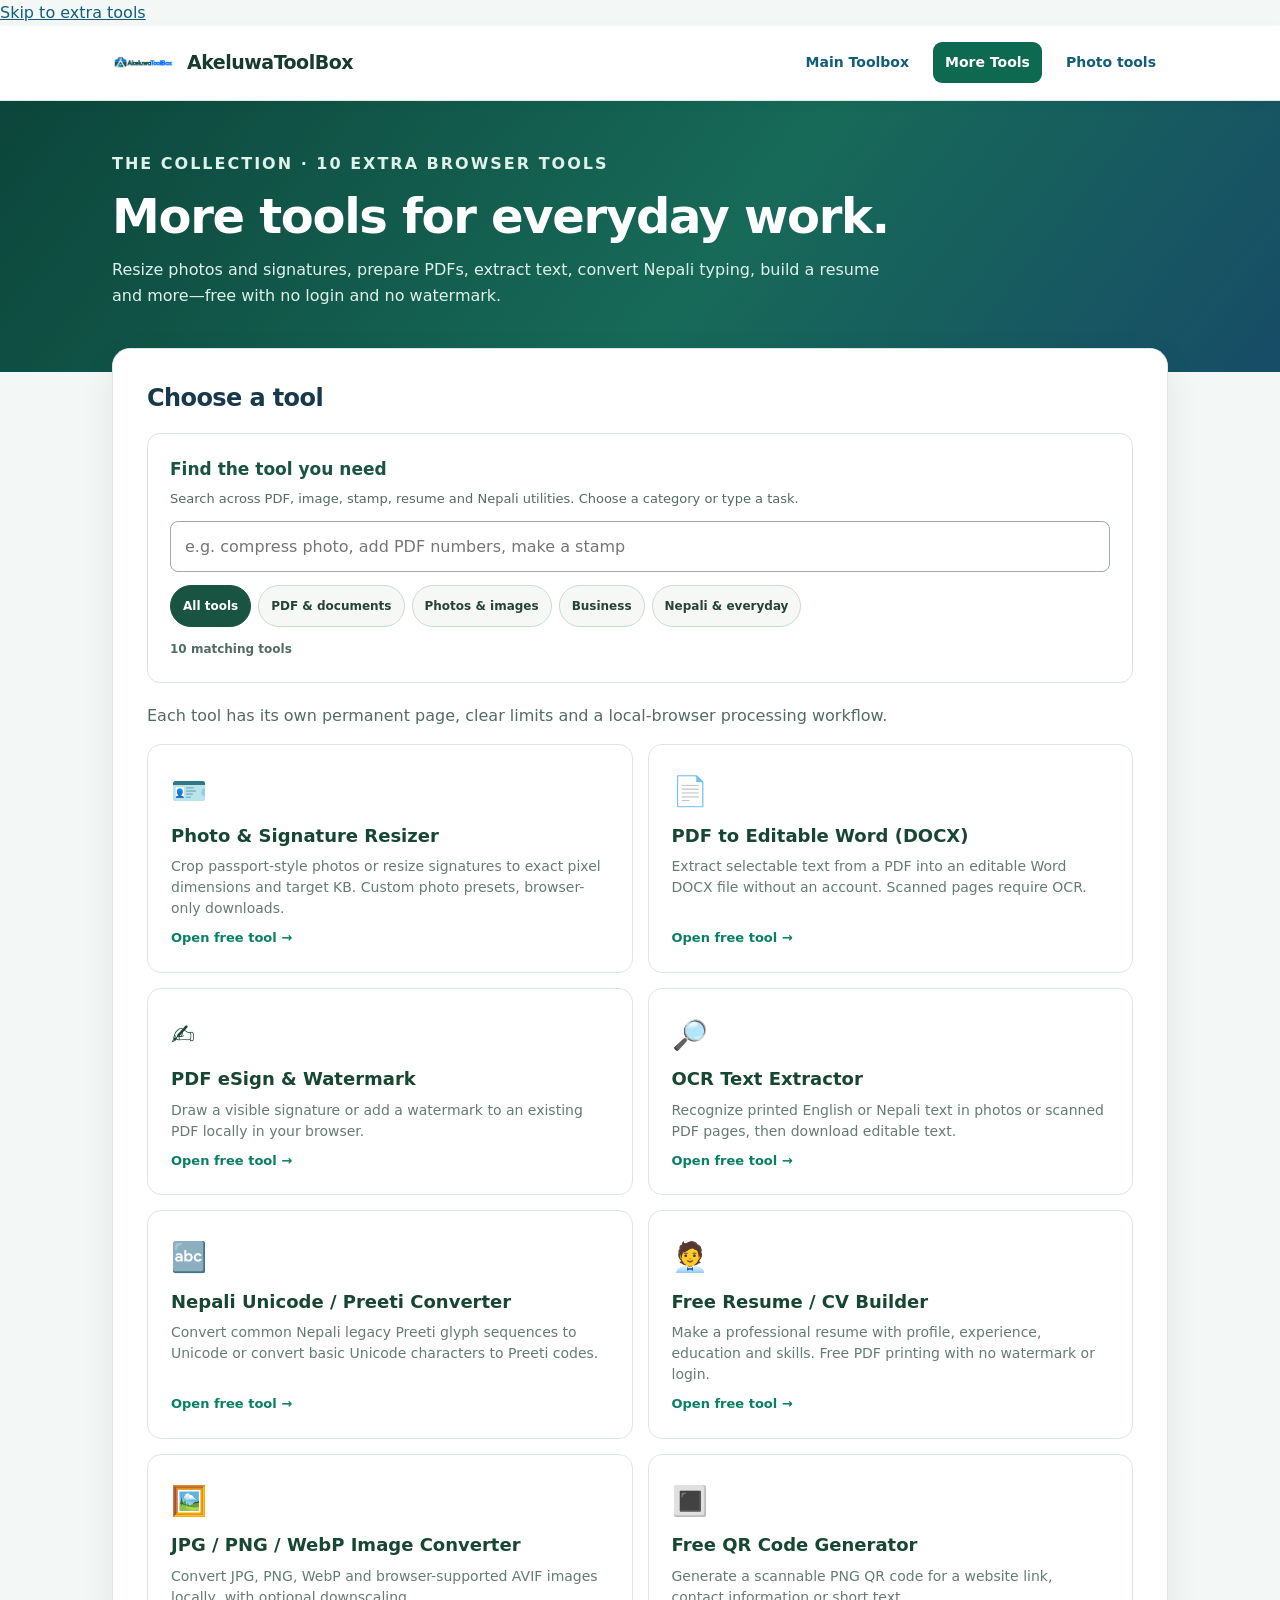
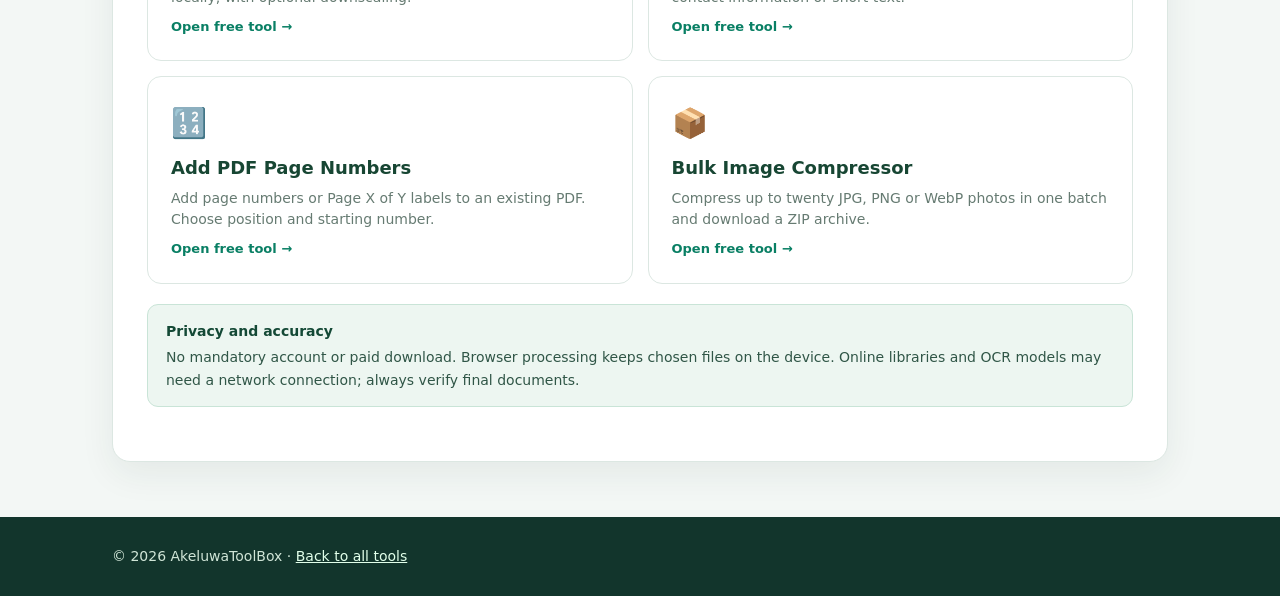
<file: website/extra-tools/index.html>
<!doctype html><html lang="en"><head><meta charset="utf-8"><meta name="viewport" content="width=device-width, initial-scale=1"><title>10 More Free PDF, Image and Nepali Tools | AkeluwaToolBox</title><meta name="description" content="Free photo and signature resizer, PDF to Word, PDF signing, OCR, Preeti converter, resume maker, image converter, QR generator, page numbers and bulk compression."><meta name="robots" content="index,follow"><link rel="canonical" href="__TOOLBOX_PUBLIC_ROOT__/extra-tools/"><meta property="og:title" content="10 More Free Tools | AkeluwaToolBox"><meta property="og:url" content="__TOOLBOX_PUBLIC_ROOT__/extra-tools/"><link rel="icon" href="../assets/images/favicon.png" type="image/png"><link rel="stylesheet" href="style.css"><script type="application/ld+json">{"@context":"https://schema.org","@type":"CollectionPage","name":"More free browser tools — AkeluwaToolBox","url":"__TOOLBOX_PUBLIC_ROOT__/extra-tools/","hasPart":[{"@type":"SoftwareApplication","name":"Photo & Signature Resizer","url":"__TOOLBOX_PUBLIC_ROOT__/extra-tools/photo-signature-resizer/"},{"@type":"SoftwareApplication","name":"PDF to Editable Word (DOCX)","url":"__TOOLBOX_PUBLIC_ROOT__/extra-tools/pdf-to-word/"},{"@type":"SoftwareApplication","name":"PDF eSign & Watermark","url":"__TOOLBOX_PUBLIC_ROOT__/extra-tools/pdf-esign-watermark/"},{"@type":"SoftwareApplication","name":"OCR Text Extractor","url":"__TOOLBOX_PUBLIC_ROOT__/extra-tools/ocr-text-extractor/"},{"@type":"SoftwareApplication","name":"Nepali Unicode / Preeti Converter","url":"__TOOLBOX_PUBLIC_ROOT__/extra-tools/unicode-preeti/"},{"@type":"SoftwareApplication","name":"Free Resume / CV Builder","url":"__TOOLBOX_PUBLIC_ROOT__/extra-tools/resume-builder/"},{"@type":"SoftwareApplication","name":"JPG / PNG / WebP Image Converter","url":"__TOOLBOX_PUBLIC_ROOT__/extra-tools/image-format-converter/"},{"@type":"SoftwareApplication","name":"Free QR Code Generator","url":"__TOOLBOX_PUBLIC_ROOT__/extra-tools/qr-code-generator/"},{"@type":"SoftwareApplication","name":"Add PDF Page Numbers","url":"__TOOLBOX_PUBLIC_ROOT__/extra-tools/pdf-page-numbers/"},{"@type":"SoftwareApplication","name":"Bulk Image Compressor","url":"__TOOLBOX_PUBLIC_ROOT__/extra-tools/bulk-image-compressor/"}]}</script></head><body><a href="#toolMain">Skip to extra tools</a><header class="extra-header"><nav class="extra-container" aria-label="Site navigation"><a class="extra-brand" href="../"><img src="../assets/images/logo.png" alt="">AkeluwaToolBox</a><div class="extra-links"><a href="../">Main Toolbox</a><a href="./" aria-current="page">More Tools</a><a href="../compress-photo/">Photo tools</a></div></nav></header><section class="extra-hero"><div class="extra-container"><p class="extra-eyebrow">The collection · 10 extra browser tools</p><h1>More tools for everyday work.</h1><p>Resize photos and signatures, prepare PDFs, extract text, convert Nepali typing, build a resume and more—free with no login and no watermark.</p></div></section><main id="toolMain" class="extra-container extra-main"><div class="extra-panel"><h2>Choose a tool</h2><div class="tool-finder" role="search" aria-labelledby="toolFinderTitle">
  <label id="toolFinderTitle" for="toolSearch">Find the tool you need</label>
  <p class="tool-finder-hint" id="toolFinderHint">Search across PDF, image, stamp, resume and Nepali utilities. Choose a category or type a task.</p>
  <div class="tool-finder-input-row">
    <input id="toolSearch" type="search" autocomplete="off" aria-describedby="toolFinderHint toolSearchCount" placeholder="e.g. compress photo, add PDF numbers, make a stamp" />
    <button id="toolSearchClear" type="button" hidden>Clear filters</button>
  </div>
  <div class="tool-finder-filters" role="group" aria-label="Filter tools by category">
    <button type="button" data-tool-filter="all" aria-pressed="true">All tools</button>
    <button type="button" data-tool-filter="documents" aria-pressed="false">PDF &amp; documents</button>
    <button type="button" data-tool-filter="images" aria-pressed="false">Photos &amp; images</button>
    <button type="button" data-tool-filter="business" aria-pressed="false">Business</button>
    <button type="button" data-tool-filter="everyday" aria-pressed="false">Nepali &amp; everyday</button>
  </div>
  <p id="toolSearchCount" class="tool-finder-count" role="status" aria-live="polite">Browse tools below</p>
  <p id="toolSearchEmpty" class="tool-finder-empty" hidden>No tool matched. Try a broader word, choose All tools, or clear your search.</p>
</div><p>Each tool has its own permanent page, clear limits and a local-browser processing workflow.</p><div class="extra-hub-grid"><a class="extra-hub-link" href="photo-signature-resizer/"><span class="extra-hub-icon" aria-hidden="true">🪪</span><strong>Photo &amp; Signature Resizer</strong><small>Crop passport-style photos or resize signatures to exact pixel dimensions and target KB. Custom photo presets, browser-only downloads.</small><em>Open free tool →</em></a><a class="extra-hub-link" href="pdf-to-word/"><span class="extra-hub-icon" aria-hidden="true">📄</span><strong>PDF to Editable Word (DOCX)</strong><small>Extract selectable text from a PDF into an editable Word DOCX file without an account. Scanned pages require OCR.</small><em>Open free tool →</em></a><a class="extra-hub-link" href="pdf-esign-watermark/"><span class="extra-hub-icon" aria-hidden="true">✍️</span><strong>PDF eSign &amp; Watermark</strong><small>Draw a visible signature or add a watermark to an existing PDF locally in your browser.</small><em>Open free tool →</em></a><a class="extra-hub-link" href="ocr-text-extractor/"><span class="extra-hub-icon" aria-hidden="true">🔎</span><strong>OCR Text Extractor</strong><small>Recognize printed English or Nepali text in photos or scanned PDF pages, then download editable text.</small><em>Open free tool →</em></a><a class="extra-hub-link" href="unicode-preeti/"><span class="extra-hub-icon" aria-hidden="true">🔤</span><strong>Nepali Unicode / Preeti Converter</strong><small>Convert common Nepali legacy Preeti glyph sequences to Unicode or convert basic Unicode characters to Preeti codes.</small><em>Open free tool →</em></a><a class="extra-hub-link" href="resume-builder/"><span class="extra-hub-icon" aria-hidden="true">🧑‍💼</span><strong>Free Resume / CV Builder</strong><small>Make a professional resume with profile, experience, education and skills. Free PDF printing with no watermark or login.</small><em>Open free tool →</em></a><a class="extra-hub-link" href="image-format-converter/"><span class="extra-hub-icon" aria-hidden="true">🖼️</span><strong>JPG / PNG / WebP Image Converter</strong><small>Convert JPG, PNG, WebP and browser-supported AVIF images locally, with optional downscaling.</small><em>Open free tool →</em></a><a class="extra-hub-link" href="qr-code-generator/"><span class="extra-hub-icon" aria-hidden="true">🔳</span><strong>Free QR Code Generator</strong><small>Generate a scannable PNG QR code for a website link, contact information or short text.</small><em>Open free tool →</em></a><a class="extra-hub-link" href="pdf-page-numbers/"><span class="extra-hub-icon" aria-hidden="true">🔢</span><strong>Add PDF Page Numbers</strong><small>Add page numbers or Page X of Y labels to an existing PDF. Choose position and starting number.</small><em>Open free tool →</em></a><a class="extra-hub-link" href="bulk-image-compressor/"><span class="extra-hub-icon" aria-hidden="true">📦</span><strong>Bulk Image Compressor</strong><small>Compress up to twenty JPG, PNG or WebP photos in one batch and download a ZIP archive.</small><em>Open free tool →</em></a></div><div class="extra-note"><strong>Privacy and accuracy</strong>No mandatory account or paid download. Browser processing keeps chosen files on the device. Online libraries and OCR models may need a network connection; always verify final documents.</div></div></main><footer class="extra-footer"><div class="extra-container">© 2026 AkeluwaToolBox · <a href="../">Back to all tools</a></div></footer><script type="module" src="../assets/js/tool-finder.mjs"></script></body></html>
</file>
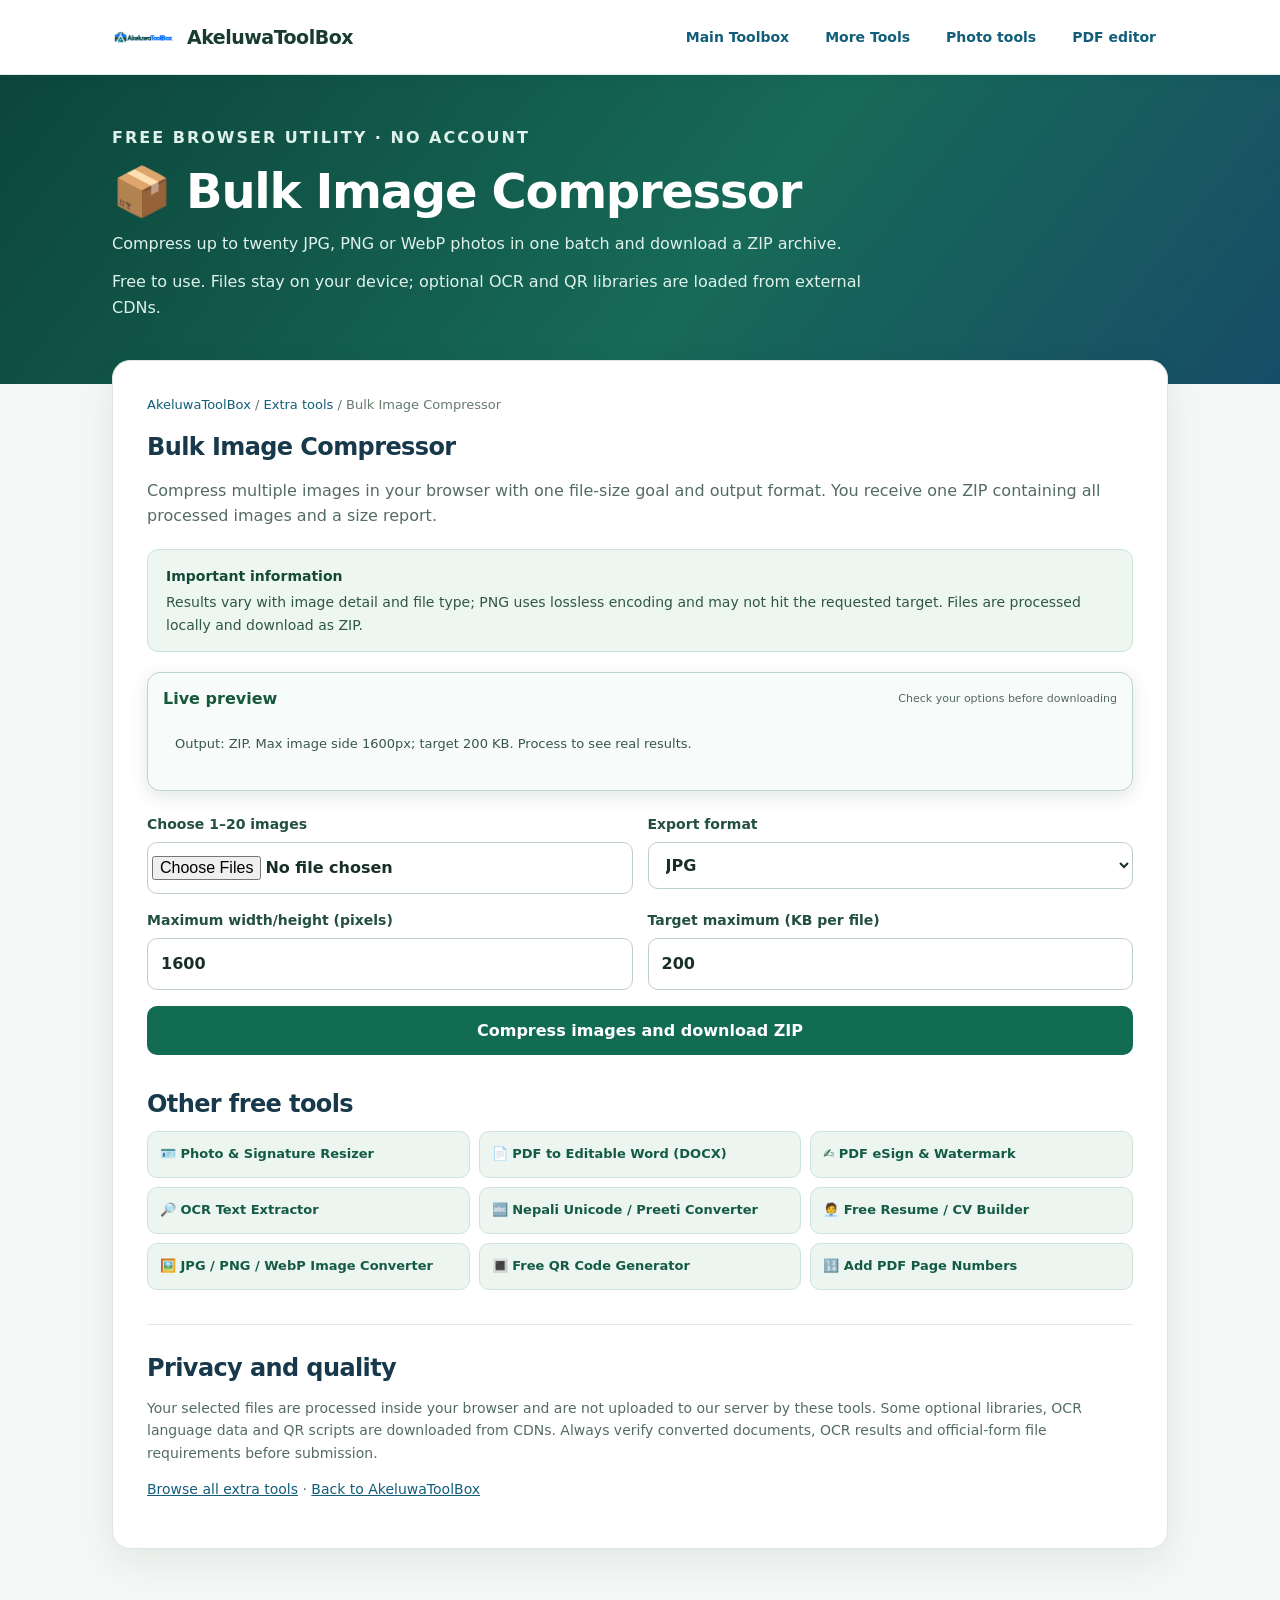
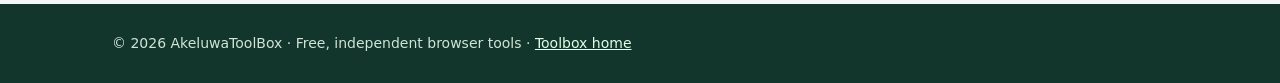
<file: website/extra-tools/bulk-image-compressor/index.html>
<!doctype html><html lang="en"><head><meta charset="utf-8"><meta name="viewport" content="width=device-width, initial-scale=1"><title>Bulk Image Compressor — Free Online Tool | AkeluwaToolBox</title><meta name="description" content="Compress up to twenty JPG, PNG or WebP photos in one batch and download a ZIP archive."><meta name="robots" content="index,follow"><link rel="canonical" href="__TOOLBOX_PUBLIC_ROOT__/extra-tools/bulk-image-compressor/"><meta property="og:title" content="Bulk Image Compressor | AkeluwaToolBox"><meta property="og:url" content="__TOOLBOX_PUBLIC_ROOT__/extra-tools/bulk-image-compressor/"><meta property="og:description" content="Compress up to twenty JPG, PNG or WebP photos in one batch and download a ZIP archive."><meta property="og:type" content="website"><link rel="icon" href="../../assets/images/favicon.png" type="image/png"><link rel="stylesheet" href="../style.css"><script type="application/ld+json">{"@context":"https://schema.org","@type":"WebApplication","name":"Bulk Image Compressor","description":"Compress up to twenty JPG, PNG or WebP photos in one batch and download a ZIP archive.","url":"__TOOLBOX_PUBLIC_ROOT__/extra-tools/bulk-image-compressor/","applicationCategory":"UtilitiesApplication","operatingSystem":"Web","offers":{"@type":"Offer","price":"0","priceCurrency":"USD"}}</script></head><body data-extra-tool="bulk-image-compressor"><a href="#toolMain" style="position:absolute;top:-100px;left:8px" onfocus="this.style.top='6px'" onblur="this.style.top='-100px'">Skip to tool</a><header class="extra-header"><nav class="extra-container" aria-label="Site navigation"><a class="extra-brand" href="../../"><img src="../../assets/images/logo.png" alt="">AkeluwaToolBox</a><div class="extra-links"><a href="../../">Main Toolbox</a><a href="../">More Tools</a><a href="../../compress-photo/">Photo tools</a><a href="../../pdf-editor/">PDF editor</a></div></nav></header><section class="extra-hero"><div class="extra-container"><p class="extra-eyebrow">Free browser utility · No account</p><h1>📦 Bulk Image Compressor</h1><p>Compress up to twenty JPG, PNG or WebP photos in one batch and download a ZIP archive.</p><p class="extra-privacy">Free to use. Files stay on your device; optional OCR and QR libraries are loaded from external CDNs.</p></div></section><main id="toolMain" class="extra-container extra-main"><div class="extra-panel"><nav class="extra-breadcrumb" aria-label="Breadcrumb"><a href="../../">AkeluwaToolBox</a> / <a href="../">Extra tools</a> / Bulk Image Compressor</nav><h2>Bulk Image Compressor</h2><p>Compress multiple images in your browser with one file-size goal and output format. You receive one ZIP containing all processed images and a size report.</p><div class="extra-note"><strong>Important information</strong>Results vary with image detail and file type; PNG uses lossless encoding and may not hit the requested target. Files are processed locally and download as ZIP.</div><form id="bulkForm" class="extra-form"><div class="extra-fields"><label class="extra-field">Choose 1–20 images<input id="bulkInputs" type="file" accept="image/jpeg,image/png,image/webp,.jpg,.jpeg,.png,.webp" multiple required></label><label class="extra-field">Export format<select id="bulkFormat"><option value="jpeg">JPG</option><option value="webp">WebP</option><option value="png">PNG</option></select></label><label class="extra-field">Maximum width/height (pixels)<input id="bulkMax" type="number" min="128" max="5000" value="1600"></label><label class="extra-field">Target maximum (KB per file)<input id="bulkKB" type="number" min="5" max="20000" value="200"></label></div><button class="extra-btn" type="submit">Compress images and download ZIP</button></form><pre id="bulkReport" aria-live="polite"></pre><p class="extra-status" id="toolStatus" role="status" aria-live="polite" hidden></p><div id="toolOutput" aria-live="polite"></div><section class="extra-related" aria-labelledby="relatedHeading"><h2 id="relatedHeading">Other free tools</h2><div class="extra-related-grid"><a href="../photo-signature-resizer/">🪪 Photo &amp; Signature Resizer</a><a href="../pdf-to-word/">📄 PDF to Editable Word (DOCX)</a><a href="../pdf-esign-watermark/">✍️ PDF eSign &amp; Watermark</a><a href="../ocr-text-extractor/">🔎 OCR Text Extractor</a><a href="../unicode-preeti/">🔤 Nepali Unicode / Preeti Converter</a><a href="../resume-builder/">🧑‍💼 Free Resume / CV Builder</a><a href="../image-format-converter/">🖼️ JPG / PNG / WebP Image Converter</a><a href="../qr-code-generator/">🔳 Free QR Code Generator</a><a href="../pdf-page-numbers/">🔢 Add PDF Page Numbers</a></div></section><section class="extra-sources"><h2>Privacy and quality</h2><p>Your selected files are processed inside your browser and are not uploaded to our server by these tools. Some optional libraries, OCR language data and QR scripts are downloaded from CDNs. Always verify converted documents, OCR results and official-form file requirements before submission.</p><p><a href="../">Browse all extra tools</a> · <a href="../../">Back to AkeluwaToolBox</a></p></section></div></main><footer class="extra-footer"><div class="extra-container">© 2026 AkeluwaToolBox · Free, independent browser tools · <a href="../../">Toolbox home</a></div></footer><script src="../app.js" defer></script><script type="module" src="../../assets/js/extra-live-previews.mjs"></script></body></html>
</file>
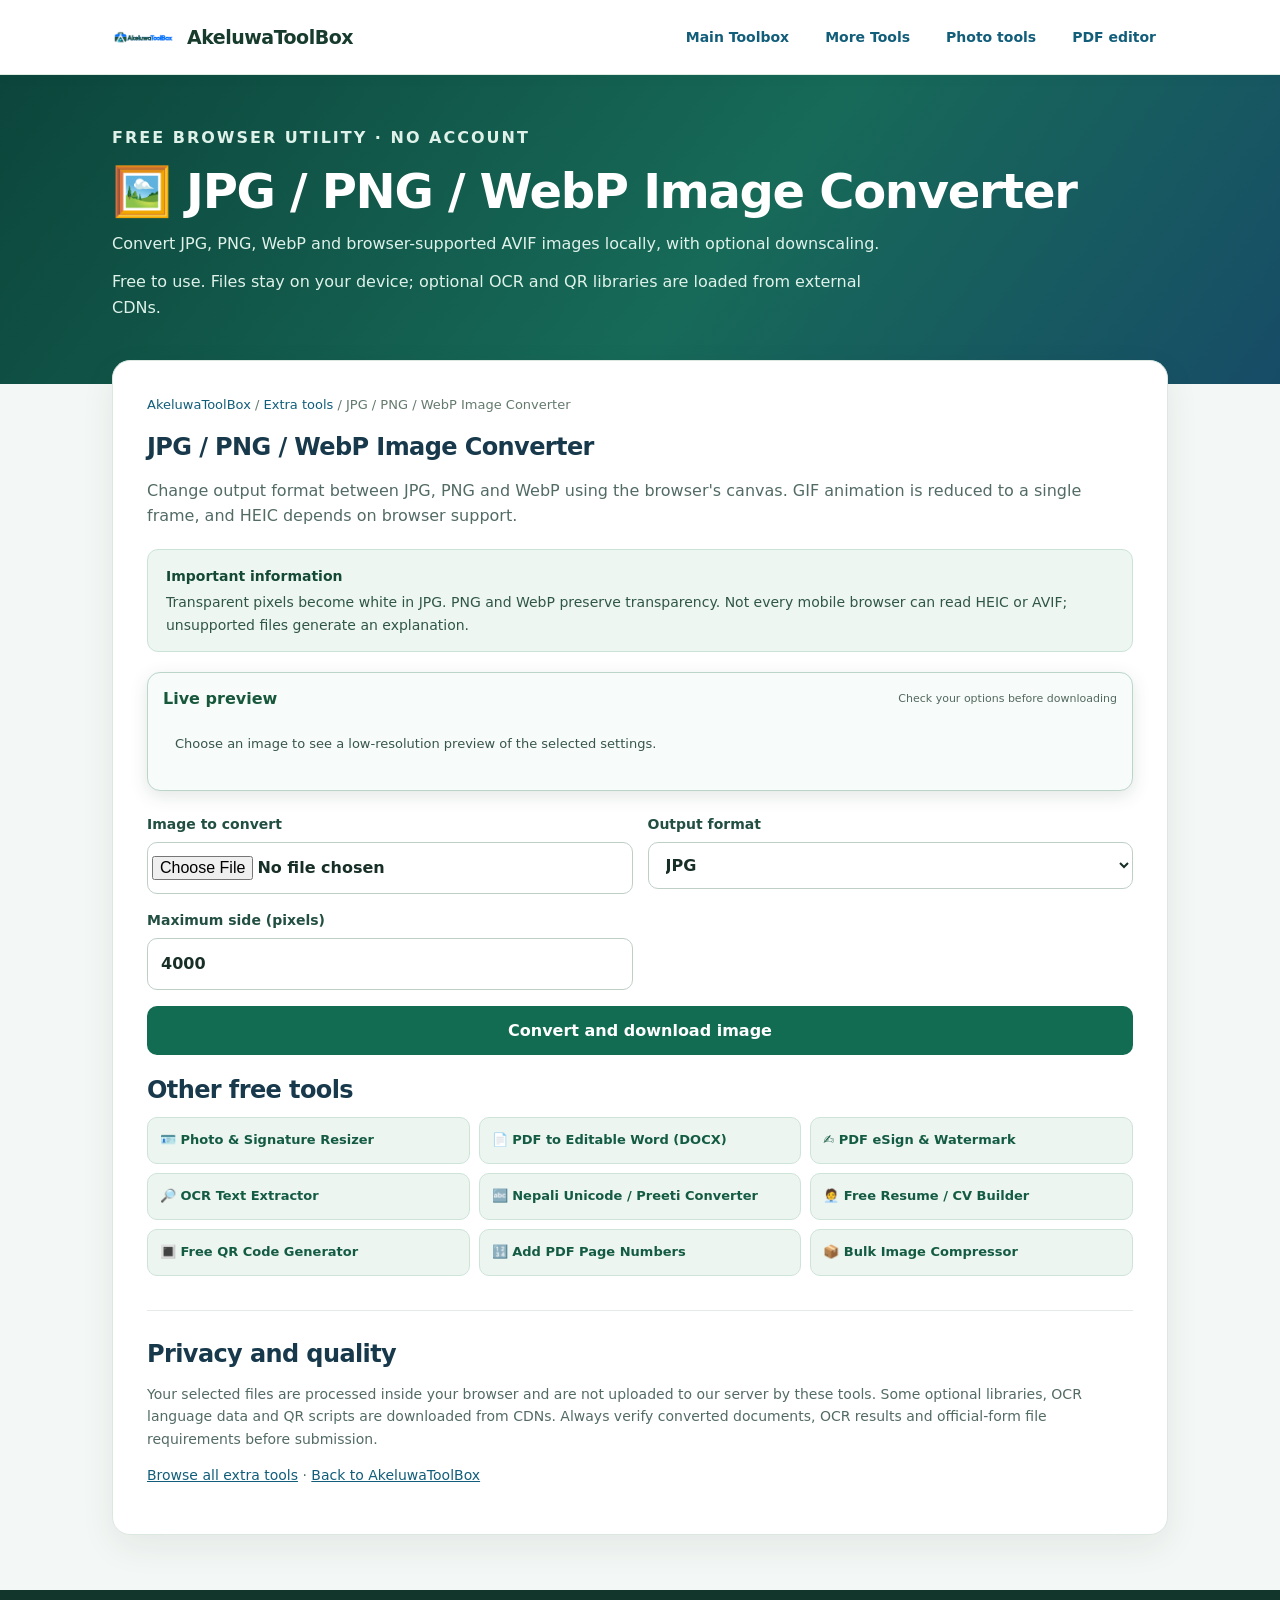
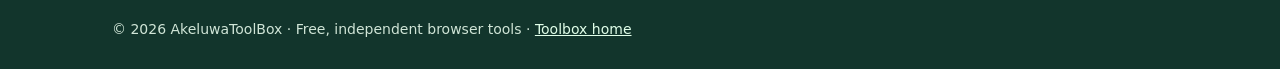
<file: website/extra-tools/image-format-converter/index.html>
<!doctype html><html lang="en"><head><meta charset="utf-8"><meta name="viewport" content="width=device-width, initial-scale=1"><title>JPG / PNG / WebP Image Converter — Free Online Tool | AkeluwaToolBox</title><meta name="description" content="Convert JPG, PNG, WebP and browser-supported AVIF images locally, with optional downscaling."><meta name="robots" content="index,follow"><link rel="canonical" href="__TOOLBOX_PUBLIC_ROOT__/extra-tools/image-format-converter/"><meta property="og:title" content="JPG / PNG / WebP Image Converter | AkeluwaToolBox"><meta property="og:url" content="__TOOLBOX_PUBLIC_ROOT__/extra-tools/image-format-converter/"><meta property="og:description" content="Convert JPG, PNG, WebP and browser-supported AVIF images locally, with optional downscaling."><meta property="og:type" content="website"><link rel="icon" href="../../assets/images/favicon.png" type="image/png"><link rel="stylesheet" href="../style.css"><script type="application/ld+json">{"@context":"https://schema.org","@type":"WebApplication","name":"JPG / PNG / WebP Image Converter","description":"Convert JPG, PNG, WebP and browser-supported AVIF images locally, with optional downscaling.","url":"__TOOLBOX_PUBLIC_ROOT__/extra-tools/image-format-converter/","applicationCategory":"UtilitiesApplication","operatingSystem":"Web","offers":{"@type":"Offer","price":"0","priceCurrency":"USD"}}</script></head><body data-extra-tool="image-format-converter"><a href="#toolMain" style="position:absolute;top:-100px;left:8px" onfocus="this.style.top='6px'" onblur="this.style.top='-100px'">Skip to tool</a><header class="extra-header"><nav class="extra-container" aria-label="Site navigation"><a class="extra-brand" href="../../"><img src="../../assets/images/logo.png" alt="">AkeluwaToolBox</a><div class="extra-links"><a href="../../">Main Toolbox</a><a href="../">More Tools</a><a href="../../compress-photo/">Photo tools</a><a href="../../pdf-editor/">PDF editor</a></div></nav></header><section class="extra-hero"><div class="extra-container"><p class="extra-eyebrow">Free browser utility · No account</p><h1>🖼️ JPG / PNG / WebP Image Converter</h1><p>Convert JPG, PNG, WebP and browser-supported AVIF images locally, with optional downscaling.</p><p class="extra-privacy">Free to use. Files stay on your device; optional OCR and QR libraries are loaded from external CDNs.</p></div></section><main id="toolMain" class="extra-container extra-main"><div class="extra-panel"><nav class="extra-breadcrumb" aria-label="Breadcrumb"><a href="../../">AkeluwaToolBox</a> / <a href="../">Extra tools</a> / JPG / PNG / WebP Image Converter</nav><h2>JPG / PNG / WebP Image Converter</h2><p>Change output format between JPG, PNG and WebP using the browser&#39;s canvas. GIF animation is reduced to a single frame, and HEIC depends on browser support.</p><div class="extra-note"><strong>Important information</strong>Transparent pixels become white in JPG. PNG and WebP preserve transparency. Not every mobile browser can read HEIC or AVIF; unsupported files generate an explanation.</div><form id="formatForm" class="extra-form"><div class="extra-fields"><label class="extra-field">Image to convert<input id="formatInput" type="file" accept="image/*,.heic,.heif" required></label><label class="extra-field">Output format<select id="outputFormat"><option value="jpeg">JPG</option><option value="png">PNG</option><option value="webp">WebP</option></select></label><label class="extra-field">Maximum side (pixels)<input id="maxSide" type="number" min="100" max="7000" value="4000"></label></div><button class="extra-btn" type="submit">Convert and download image</button></form><img id="imagePreview" class="extra-preview" alt="Converted image preview" hidden><p class="extra-status" id="toolStatus" role="status" aria-live="polite" hidden></p><div id="toolOutput" aria-live="polite"></div><section class="extra-related" aria-labelledby="relatedHeading"><h2 id="relatedHeading">Other free tools</h2><div class="extra-related-grid"><a href="../photo-signature-resizer/">🪪 Photo &amp; Signature Resizer</a><a href="../pdf-to-word/">📄 PDF to Editable Word (DOCX)</a><a href="../pdf-esign-watermark/">✍️ PDF eSign &amp; Watermark</a><a href="../ocr-text-extractor/">🔎 OCR Text Extractor</a><a href="../unicode-preeti/">🔤 Nepali Unicode / Preeti Converter</a><a href="../resume-builder/">🧑‍💼 Free Resume / CV Builder</a><a href="../qr-code-generator/">🔳 Free QR Code Generator</a><a href="../pdf-page-numbers/">🔢 Add PDF Page Numbers</a><a href="../bulk-image-compressor/">📦 Bulk Image Compressor</a></div></section><section class="extra-sources"><h2>Privacy and quality</h2><p>Your selected files are processed inside your browser and are not uploaded to our server by these tools. Some optional libraries, OCR language data and QR scripts are downloaded from CDNs. Always verify converted documents, OCR results and official-form file requirements before submission.</p><p><a href="../">Browse all extra tools</a> · <a href="../../">Back to AkeluwaToolBox</a></p></section></div></main><footer class="extra-footer"><div class="extra-container">© 2026 AkeluwaToolBox · Free, independent browser tools · <a href="../../">Toolbox home</a></div></footer><script src="../app.js" defer></script><script type="module" src="../../assets/js/extra-live-previews.mjs"></script></body></html>
</file>
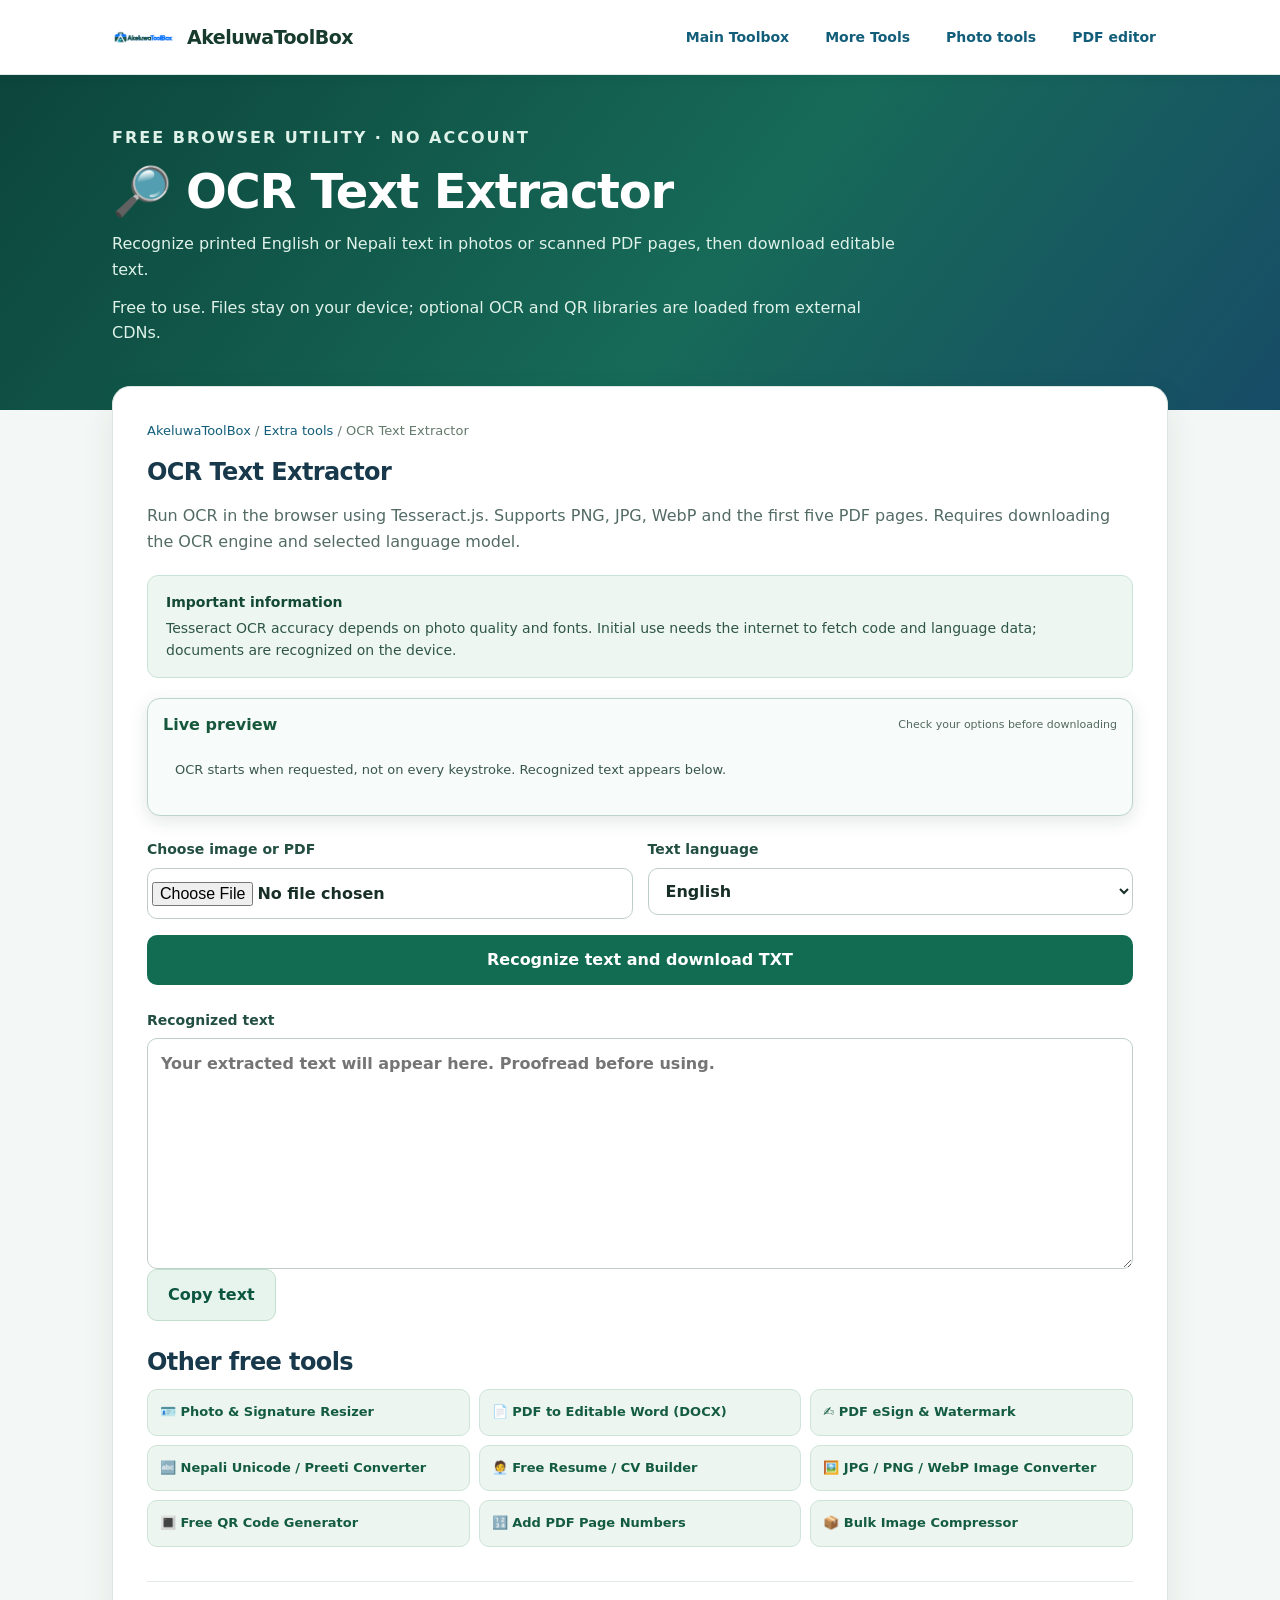
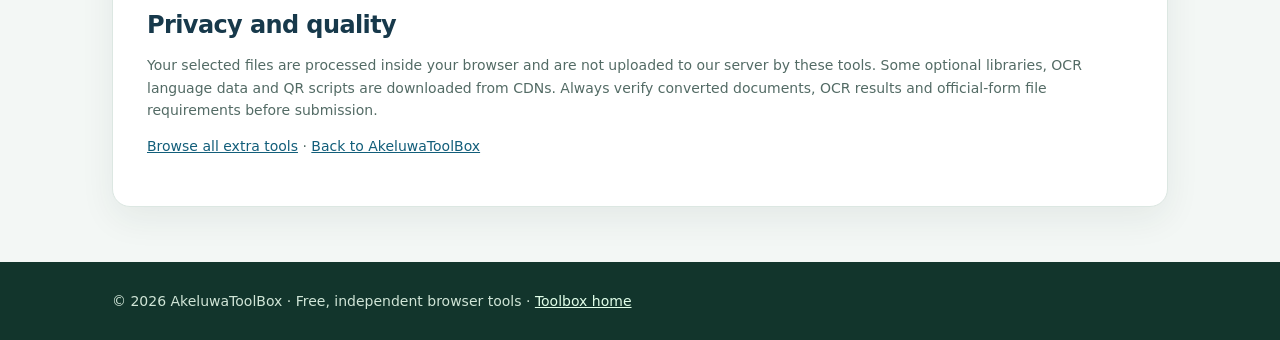
<file: website/extra-tools/ocr-text-extractor/index.html>
<!doctype html><html lang="en"><head><meta charset="utf-8"><meta name="viewport" content="width=device-width, initial-scale=1"><title>OCR Text Extractor — Free Online Tool | AkeluwaToolBox</title><meta name="description" content="Recognize printed English or Nepali text in photos or scanned PDF pages, then download editable text."><meta name="robots" content="index,follow"><link rel="canonical" href="__TOOLBOX_PUBLIC_ROOT__/extra-tools/ocr-text-extractor/"><meta property="og:title" content="OCR Text Extractor | AkeluwaToolBox"><meta property="og:url" content="__TOOLBOX_PUBLIC_ROOT__/extra-tools/ocr-text-extractor/"><meta property="og:description" content="Recognize printed English or Nepali text in photos or scanned PDF pages, then download editable text."><meta property="og:type" content="website"><link rel="icon" href="../../assets/images/favicon.png" type="image/png"><link rel="stylesheet" href="../style.css"><script type="application/ld+json">{"@context":"https://schema.org","@type":"WebApplication","name":"OCR Text Extractor","description":"Recognize printed English or Nepali text in photos or scanned PDF pages, then download editable text.","url":"__TOOLBOX_PUBLIC_ROOT__/extra-tools/ocr-text-extractor/","applicationCategory":"UtilitiesApplication","operatingSystem":"Web","offers":{"@type":"Offer","price":"0","priceCurrency":"USD"}}</script></head><body data-extra-tool="ocr-text-extractor"><a href="#toolMain" style="position:absolute;top:-100px;left:8px" onfocus="this.style.top='6px'" onblur="this.style.top='-100px'">Skip to tool</a><header class="extra-header"><nav class="extra-container" aria-label="Site navigation"><a class="extra-brand" href="../../"><img src="../../assets/images/logo.png" alt="">AkeluwaToolBox</a><div class="extra-links"><a href="../../">Main Toolbox</a><a href="../">More Tools</a><a href="../../compress-photo/">Photo tools</a><a href="../../pdf-editor/">PDF editor</a></div></nav></header><section class="extra-hero"><div class="extra-container"><p class="extra-eyebrow">Free browser utility · No account</p><h1>🔎 OCR Text Extractor</h1><p>Recognize printed English or Nepali text in photos or scanned PDF pages, then download editable text.</p><p class="extra-privacy">Free to use. Files stay on your device; optional OCR and QR libraries are loaded from external CDNs.</p></div></section><main id="toolMain" class="extra-container extra-main"><div class="extra-panel"><nav class="extra-breadcrumb" aria-label="Breadcrumb"><a href="../../">AkeluwaToolBox</a> / <a href="../">Extra tools</a> / OCR Text Extractor</nav><h2>OCR Text Extractor</h2><p>Run OCR in the browser using Tesseract.js. Supports PNG, JPG, WebP and the first five PDF pages. Requires downloading the OCR engine and selected language model.</p><div class="extra-note"><strong>Important information</strong>Tesseract OCR accuracy depends on photo quality and fonts. Initial use needs the internet to fetch code and language data; documents are recognized on the device.</div><form id="ocrForm" class="extra-form"><div class="extra-fields"><label class="extra-field">Choose image or PDF<input id="ocrInput" type="file" accept=".jpg,.jpeg,.png,.webp,.pdf,image/jpeg,image/png,image/webp,application/pdf" required></label><label class="extra-field">Text language<select id="ocrLang"><option value="eng">English</option><option value="nep">Nepali (Devanagari)</option><option value="eng+nep">English + Nepali</option></select></label></div><button class="extra-btn" type="submit">Recognize text and download TXT</button></form><div class="extra-output"><label class="extra-field">Recognized text<textarea id="ocrResult" placeholder="Your extracted text will appear here. Proofread before using." rows="8"></textarea></label><button id="copyOCR" type="button" class="extra-btn secondary">Copy text</button></div><p class="extra-status" id="toolStatus" role="status" aria-live="polite" hidden></p><div id="toolOutput" aria-live="polite"></div><section class="extra-related" aria-labelledby="relatedHeading"><h2 id="relatedHeading">Other free tools</h2><div class="extra-related-grid"><a href="../photo-signature-resizer/">🪪 Photo &amp; Signature Resizer</a><a href="../pdf-to-word/">📄 PDF to Editable Word (DOCX)</a><a href="../pdf-esign-watermark/">✍️ PDF eSign &amp; Watermark</a><a href="../unicode-preeti/">🔤 Nepali Unicode / Preeti Converter</a><a href="../resume-builder/">🧑‍💼 Free Resume / CV Builder</a><a href="../image-format-converter/">🖼️ JPG / PNG / WebP Image Converter</a><a href="../qr-code-generator/">🔳 Free QR Code Generator</a><a href="../pdf-page-numbers/">🔢 Add PDF Page Numbers</a><a href="../bulk-image-compressor/">📦 Bulk Image Compressor</a></div></section><section class="extra-sources"><h2>Privacy and quality</h2><p>Your selected files are processed inside your browser and are not uploaded to our server by these tools. Some optional libraries, OCR language data and QR scripts are downloaded from CDNs. Always verify converted documents, OCR results and official-form file requirements before submission.</p><p><a href="../">Browse all extra tools</a> · <a href="../../">Back to AkeluwaToolBox</a></p></section></div></main><footer class="extra-footer"><div class="extra-container">© 2026 AkeluwaToolBox · Free, independent browser tools · <a href="../../">Toolbox home</a></div></footer><script src="../../assets/vendor/pdfjs/pdf.min.js" defer></script><script src="../app.js" defer></script><script type="module" src="../../assets/js/extra-live-previews.mjs"></script></body></html>
</file>
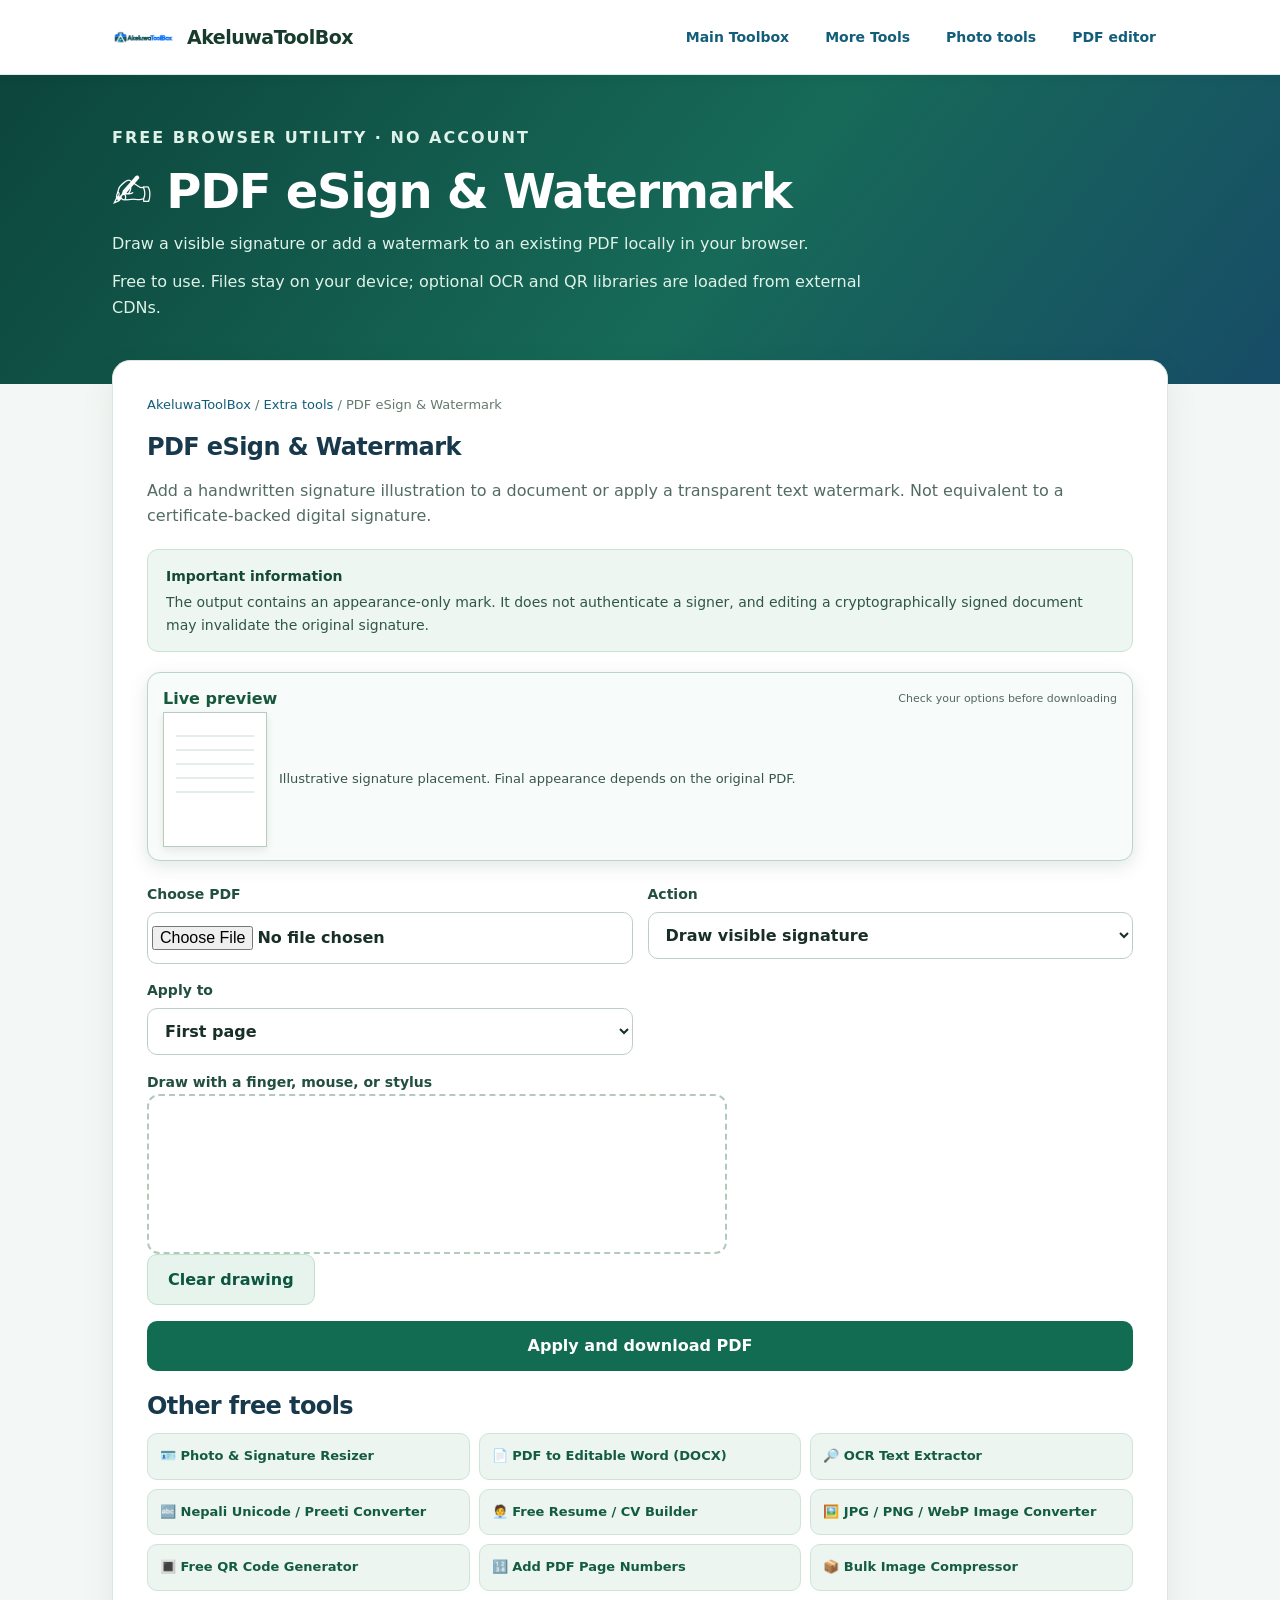
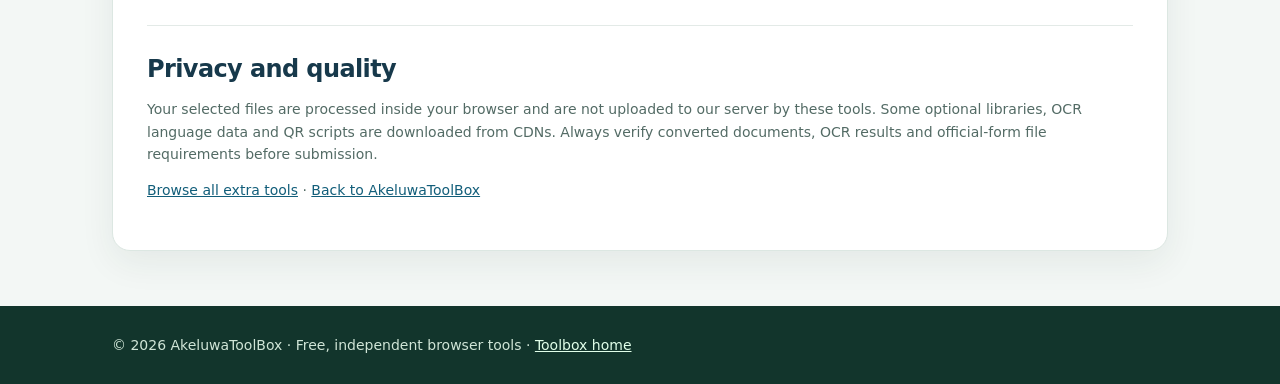
<file: website/extra-tools/pdf-esign-watermark/index.html>
<!doctype html><html lang="en"><head><meta charset="utf-8"><meta name="viewport" content="width=device-width, initial-scale=1"><title>PDF eSign &amp; Watermark — Free Online Tool | AkeluwaToolBox</title><meta name="description" content="Draw a visible signature or add a watermark to an existing PDF locally in your browser."><meta name="robots" content="index,follow"><link rel="canonical" href="__TOOLBOX_PUBLIC_ROOT__/extra-tools/pdf-esign-watermark/"><meta property="og:title" content="PDF eSign &amp; Watermark | AkeluwaToolBox"><meta property="og:url" content="__TOOLBOX_PUBLIC_ROOT__/extra-tools/pdf-esign-watermark/"><meta property="og:description" content="Draw a visible signature or add a watermark to an existing PDF locally in your browser."><meta property="og:type" content="website"><link rel="icon" href="../../assets/images/favicon.png" type="image/png"><link rel="stylesheet" href="../style.css"><script type="application/ld+json">{"@context":"https://schema.org","@type":"WebApplication","name":"PDF eSign & Watermark","description":"Draw a visible signature or add a watermark to an existing PDF locally in your browser.","url":"__TOOLBOX_PUBLIC_ROOT__/extra-tools/pdf-esign-watermark/","applicationCategory":"UtilitiesApplication","operatingSystem":"Web","offers":{"@type":"Offer","price":"0","priceCurrency":"USD"}}</script></head><body data-extra-tool="pdf-esign-watermark"><a href="#toolMain" style="position:absolute;top:-100px;left:8px" onfocus="this.style.top='6px'" onblur="this.style.top='-100px'">Skip to tool</a><header class="extra-header"><nav class="extra-container" aria-label="Site navigation"><a class="extra-brand" href="../../"><img src="../../assets/images/logo.png" alt="">AkeluwaToolBox</a><div class="extra-links"><a href="../../">Main Toolbox</a><a href="../">More Tools</a><a href="../../compress-photo/">Photo tools</a><a href="../../pdf-editor/">PDF editor</a></div></nav></header><section class="extra-hero"><div class="extra-container"><p class="extra-eyebrow">Free browser utility · No account</p><h1>✍️ PDF eSign &amp; Watermark</h1><p>Draw a visible signature or add a watermark to an existing PDF locally in your browser.</p><p class="extra-privacy">Free to use. Files stay on your device; optional OCR and QR libraries are loaded from external CDNs.</p></div></section><main id="toolMain" class="extra-container extra-main"><div class="extra-panel"><nav class="extra-breadcrumb" aria-label="Breadcrumb"><a href="../../">AkeluwaToolBox</a> / <a href="../">Extra tools</a> / PDF eSign &amp; Watermark</nav><h2>PDF eSign &amp; Watermark</h2><p>Add a handwritten signature illustration to a document or apply a transparent text watermark. Not equivalent to a certificate-backed digital signature.</p><div class="extra-note"><strong>Important information</strong>The output contains an appearance-only mark. It does not authenticate a signer, and editing a cryptographically signed document may invalidate the original signature.</div><form id="signForm" class="extra-form"><div class="extra-fields"><label class="extra-field">Choose PDF<input id="signPdf" type="file" accept=".pdf,application/pdf" required></label><label class="extra-field">Action<select id="annotationType"><option value="signature">Draw visible signature</option><option value="watermark">Add text watermark</option></select></label><label class="extra-field">Apply to<select id="applyPages"><option value="first">First page</option><option value="all">Every page</option></select></label></div>
<div id="signatureControls"><label class="extra-field">Draw with a finger, mouse, or stylus</label><canvas id="signaturePad" width="600" height="160" aria-label="Draw a signature using mouse or touch"></canvas><div class="extra-actions"><button class="extra-btn secondary" id="clearSignature" type="button">Clear drawing</button></div></div>
<div id="watermarkControls" hidden><label class="extra-field">Watermark text (basic Latin characters)<input id="watermarkText" type="text" value="SAMPLE" maxlength="80"></label></div><button class="extra-btn" type="submit">Apply and download PDF</button></form><p class="extra-status" id="toolStatus" role="status" aria-live="polite" hidden></p><div id="toolOutput" aria-live="polite"></div><section class="extra-related" aria-labelledby="relatedHeading"><h2 id="relatedHeading">Other free tools</h2><div class="extra-related-grid"><a href="../photo-signature-resizer/">🪪 Photo &amp; Signature Resizer</a><a href="../pdf-to-word/">📄 PDF to Editable Word (DOCX)</a><a href="../ocr-text-extractor/">🔎 OCR Text Extractor</a><a href="../unicode-preeti/">🔤 Nepali Unicode / Preeti Converter</a><a href="../resume-builder/">🧑‍💼 Free Resume / CV Builder</a><a href="../image-format-converter/">🖼️ JPG / PNG / WebP Image Converter</a><a href="../qr-code-generator/">🔳 Free QR Code Generator</a><a href="../pdf-page-numbers/">🔢 Add PDF Page Numbers</a><a href="../bulk-image-compressor/">📦 Bulk Image Compressor</a></div></section><section class="extra-sources"><h2>Privacy and quality</h2><p>Your selected files are processed inside your browser and are not uploaded to our server by these tools. Some optional libraries, OCR language data and QR scripts are downloaded from CDNs. Always verify converted documents, OCR results and official-form file requirements before submission.</p><p><a href="../">Browse all extra tools</a> · <a href="../../">Back to AkeluwaToolBox</a></p></section></div></main><footer class="extra-footer"><div class="extra-container">© 2026 AkeluwaToolBox · Free, independent browser tools · <a href="../../">Toolbox home</a></div></footer><script src="../../assets/vendor/pdf-lib/pdf-lib.min.js" defer></script><script src="../app.js" defer></script><script type="module" src="../../assets/js/extra-live-previews.mjs"></script></body></html>
</file>
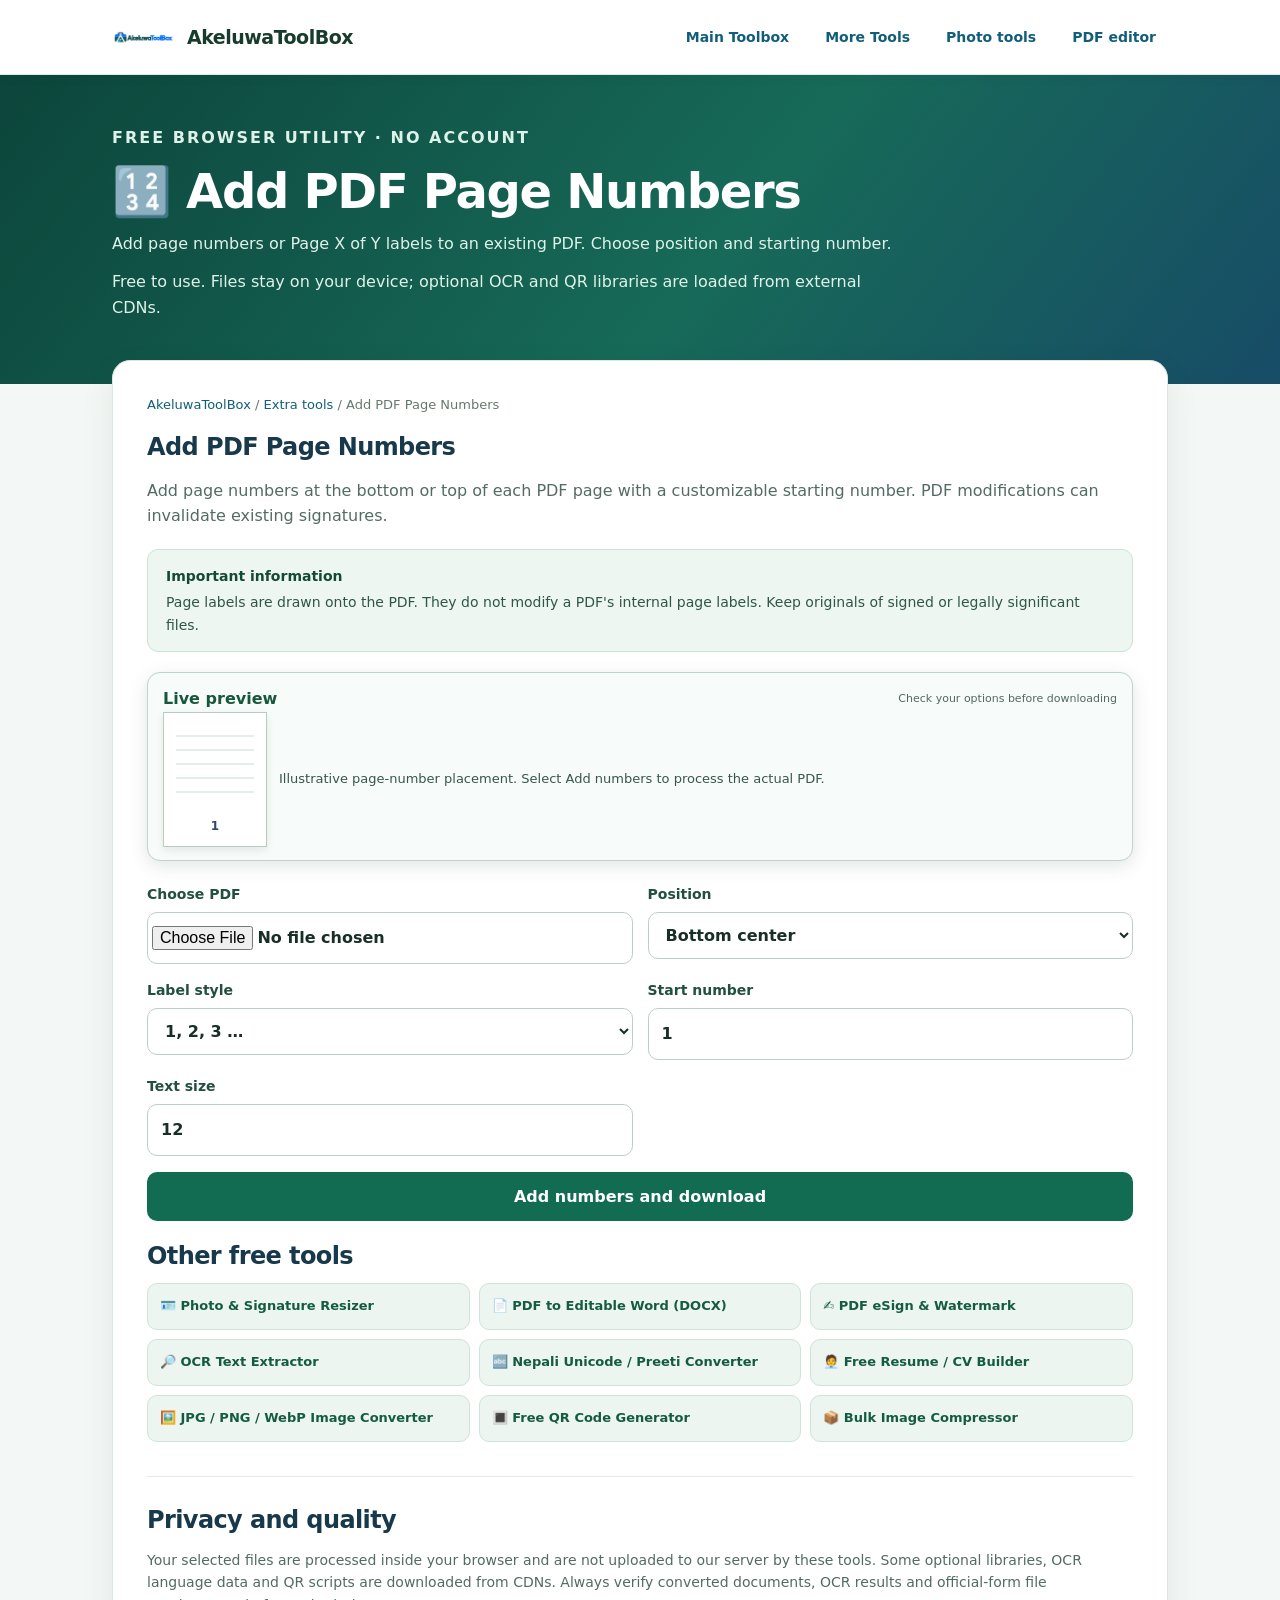
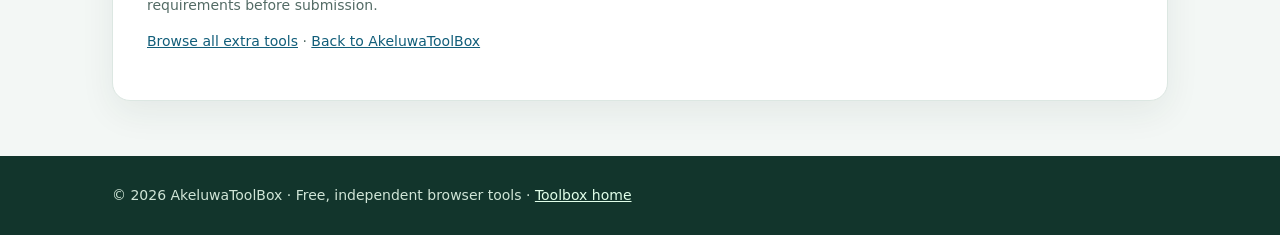
<file: website/extra-tools/pdf-page-numbers/index.html>
<!doctype html><html lang="en"><head><meta charset="utf-8"><meta name="viewport" content="width=device-width, initial-scale=1"><title>Add PDF Page Numbers — Free Online Tool | AkeluwaToolBox</title><meta name="description" content="Add page numbers or Page X of Y labels to an existing PDF. Choose position and starting number."><meta name="robots" content="index,follow"><link rel="canonical" href="__TOOLBOX_PUBLIC_ROOT__/extra-tools/pdf-page-numbers/"><meta property="og:title" content="Add PDF Page Numbers | AkeluwaToolBox"><meta property="og:url" content="__TOOLBOX_PUBLIC_ROOT__/extra-tools/pdf-page-numbers/"><meta property="og:description" content="Add page numbers or Page X of Y labels to an existing PDF. Choose position and starting number."><meta property="og:type" content="website"><link rel="icon" href="../../assets/images/favicon.png" type="image/png"><link rel="stylesheet" href="../style.css"><script type="application/ld+json">{"@context":"https://schema.org","@type":"WebApplication","name":"Add PDF Page Numbers","description":"Add page numbers or Page X of Y labels to an existing PDF. Choose position and starting number.","url":"__TOOLBOX_PUBLIC_ROOT__/extra-tools/pdf-page-numbers/","applicationCategory":"UtilitiesApplication","operatingSystem":"Web","offers":{"@type":"Offer","price":"0","priceCurrency":"USD"}}</script></head><body data-extra-tool="pdf-page-numbers"><a href="#toolMain" style="position:absolute;top:-100px;left:8px" onfocus="this.style.top='6px'" onblur="this.style.top='-100px'">Skip to tool</a><header class="extra-header"><nav class="extra-container" aria-label="Site navigation"><a class="extra-brand" href="../../"><img src="../../assets/images/logo.png" alt="">AkeluwaToolBox</a><div class="extra-links"><a href="../../">Main Toolbox</a><a href="../">More Tools</a><a href="../../compress-photo/">Photo tools</a><a href="../../pdf-editor/">PDF editor</a></div></nav></header><section class="extra-hero"><div class="extra-container"><p class="extra-eyebrow">Free browser utility · No account</p><h1>🔢 Add PDF Page Numbers</h1><p>Add page numbers or Page X of Y labels to an existing PDF. Choose position and starting number.</p><p class="extra-privacy">Free to use. Files stay on your device; optional OCR and QR libraries are loaded from external CDNs.</p></div></section><main id="toolMain" class="extra-container extra-main"><div class="extra-panel"><nav class="extra-breadcrumb" aria-label="Breadcrumb"><a href="../../">AkeluwaToolBox</a> / <a href="../">Extra tools</a> / Add PDF Page Numbers</nav><h2>Add PDF Page Numbers</h2><p>Add page numbers at the bottom or top of each PDF page with a customizable starting number. PDF modifications can invalidate existing signatures.</p><div class="extra-note"><strong>Important information</strong>Page labels are drawn onto the PDF. They do not modify a PDF&#39;s internal page labels. Keep originals of signed or legally significant files.</div><form id="numbersForm" class="extra-form"><div class="extra-fields"><label class="extra-field">Choose PDF<input id="numbersPdf" type="file" accept=".pdf,application/pdf" required></label><label class="extra-field">Position<select id="pagePosition"><option value="bottom-center">Bottom center</option><option value="bottom-right">Bottom right</option><option value="bottom-left">Bottom left</option><option value="top-center">Top center</option><option value="top-right">Top right</option><option value="top-left">Top left</option></select></label><label class="extra-field">Label style<select id="pagePattern"><option value="number">1, 2, 3 …</option><option value="page-of">Page 1 of N</option></select></label><label class="extra-field">Start number<input id="pageStart" type="number" min="1" max="9999" value="1"></label><label class="extra-field">Text size<input id="pageFontSize" type="number" min="8" max="30" value="12"></label></div><button class="extra-btn" type="submit">Add numbers and download</button></form><p class="extra-status" id="toolStatus" role="status" aria-live="polite" hidden></p><div id="toolOutput" aria-live="polite"></div><section class="extra-related" aria-labelledby="relatedHeading"><h2 id="relatedHeading">Other free tools</h2><div class="extra-related-grid"><a href="../photo-signature-resizer/">🪪 Photo &amp; Signature Resizer</a><a href="../pdf-to-word/">📄 PDF to Editable Word (DOCX)</a><a href="../pdf-esign-watermark/">✍️ PDF eSign &amp; Watermark</a><a href="../ocr-text-extractor/">🔎 OCR Text Extractor</a><a href="../unicode-preeti/">🔤 Nepali Unicode / Preeti Converter</a><a href="../resume-builder/">🧑‍💼 Free Resume / CV Builder</a><a href="../image-format-converter/">🖼️ JPG / PNG / WebP Image Converter</a><a href="../qr-code-generator/">🔳 Free QR Code Generator</a><a href="../bulk-image-compressor/">📦 Bulk Image Compressor</a></div></section><section class="extra-sources"><h2>Privacy and quality</h2><p>Your selected files are processed inside your browser and are not uploaded to our server by these tools. Some optional libraries, OCR language data and QR scripts are downloaded from CDNs. Always verify converted documents, OCR results and official-form file requirements before submission.</p><p><a href="../">Browse all extra tools</a> · <a href="../../">Back to AkeluwaToolBox</a></p></section></div></main><footer class="extra-footer"><div class="extra-container">© 2026 AkeluwaToolBox · Free, independent browser tools · <a href="../../">Toolbox home</a></div></footer><script src="../../assets/vendor/pdf-lib/pdf-lib.min.js" defer></script><script src="../app.js" defer></script><script type="module" src="../../assets/js/extra-live-previews.mjs"></script></body></html>
</file>
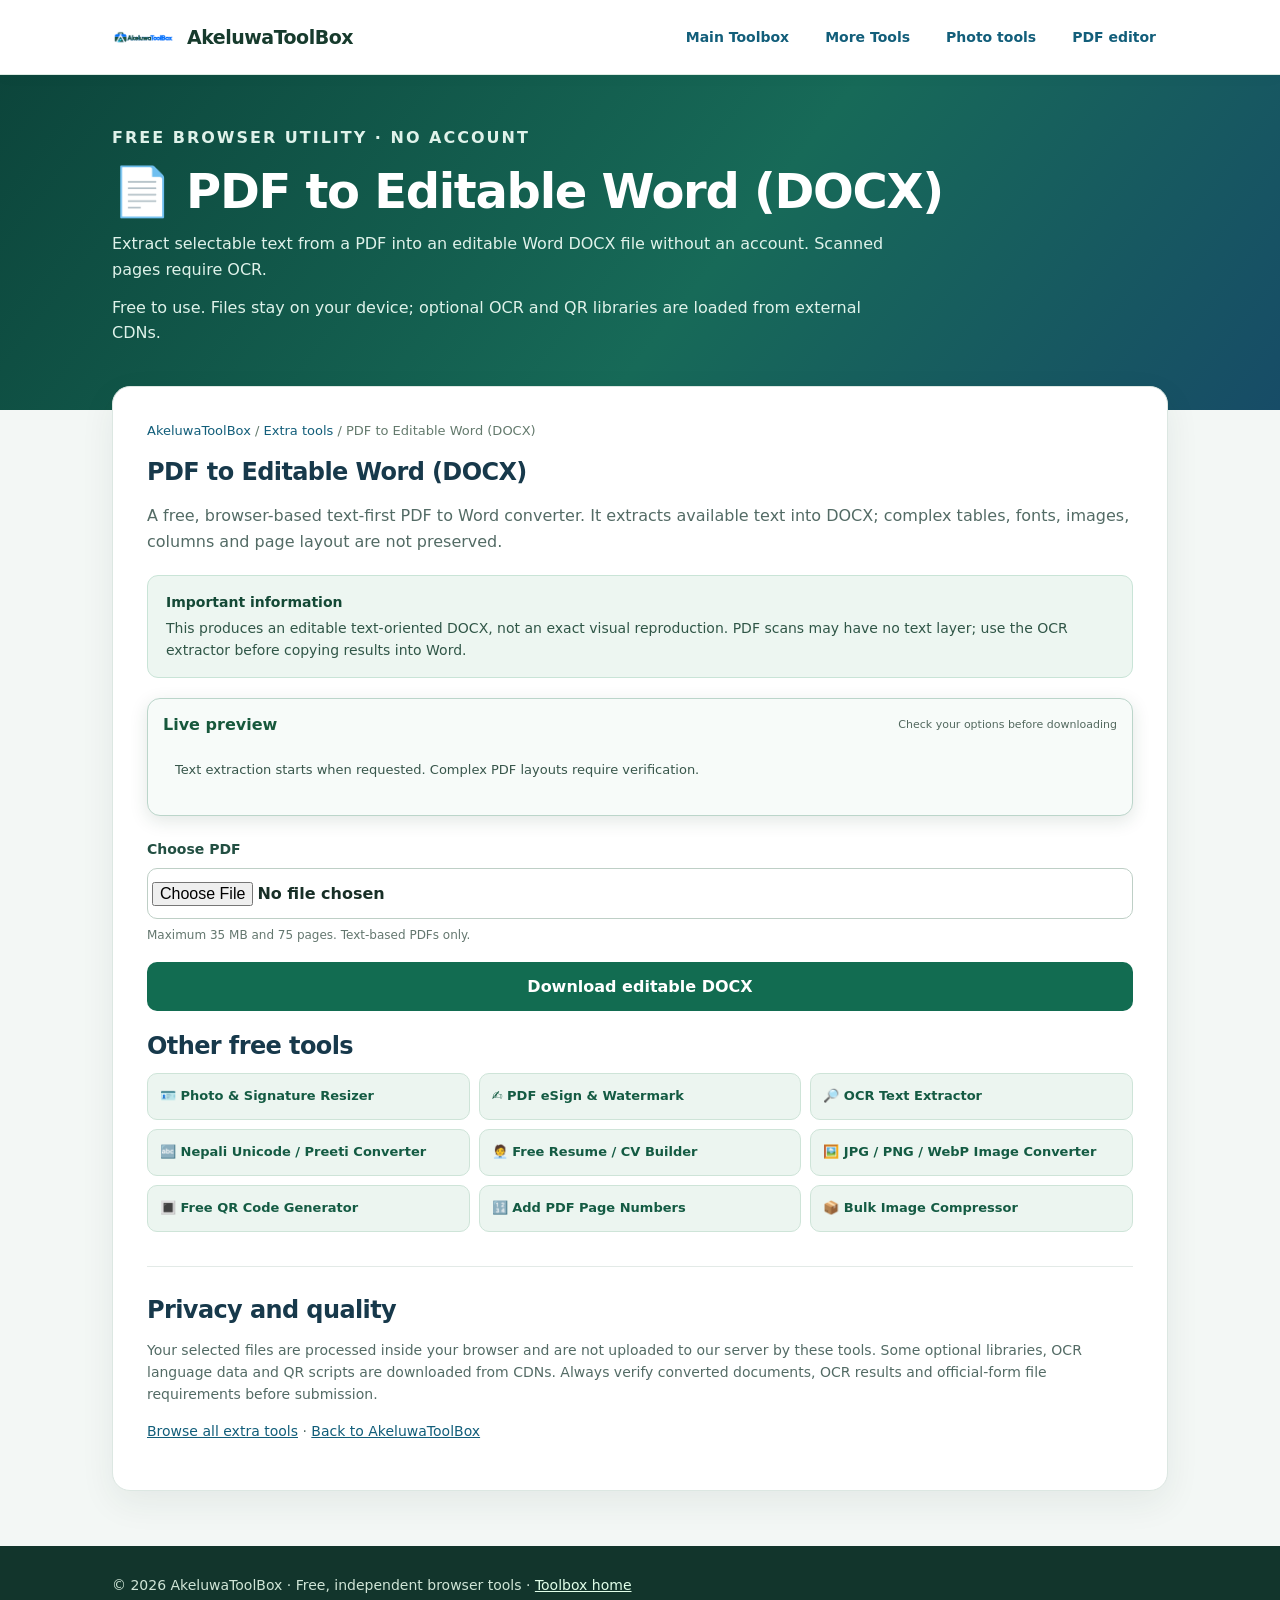
<file: website/extra-tools/pdf-to-word/index.html>
<!doctype html><html lang="en"><head><meta charset="utf-8"><meta name="viewport" content="width=device-width, initial-scale=1"><title>PDF to Editable Word (DOCX) — Free Online Tool | AkeluwaToolBox</title><meta name="description" content="Extract selectable text from a PDF into an editable Word DOCX file without an account. Scanned pages require OCR."><meta name="robots" content="index,follow"><link rel="canonical" href="__TOOLBOX_PUBLIC_ROOT__/extra-tools/pdf-to-word/"><meta property="og:title" content="PDF to Editable Word (DOCX) | AkeluwaToolBox"><meta property="og:url" content="__TOOLBOX_PUBLIC_ROOT__/extra-tools/pdf-to-word/"><meta property="og:description" content="Extract selectable text from a PDF into an editable Word DOCX file without an account. Scanned pages require OCR."><meta property="og:type" content="website"><link rel="icon" href="../../assets/images/favicon.png" type="image/png"><link rel="stylesheet" href="../style.css"><script type="application/ld+json">{"@context":"https://schema.org","@type":"WebApplication","name":"PDF to Editable Word (DOCX)","description":"Extract selectable text from a PDF into an editable Word DOCX file without an account. Scanned pages require OCR.","url":"__TOOLBOX_PUBLIC_ROOT__/extra-tools/pdf-to-word/","applicationCategory":"UtilitiesApplication","operatingSystem":"Web","offers":{"@type":"Offer","price":"0","priceCurrency":"USD"}}</script></head><body data-extra-tool="pdf-to-word"><a href="#toolMain" style="position:absolute;top:-100px;left:8px" onfocus="this.style.top='6px'" onblur="this.style.top='-100px'">Skip to tool</a><header class="extra-header"><nav class="extra-container" aria-label="Site navigation"><a class="extra-brand" href="../../"><img src="../../assets/images/logo.png" alt="">AkeluwaToolBox</a><div class="extra-links"><a href="../../">Main Toolbox</a><a href="../">More Tools</a><a href="../../compress-photo/">Photo tools</a><a href="../../pdf-editor/">PDF editor</a></div></nav></header><section class="extra-hero"><div class="extra-container"><p class="extra-eyebrow">Free browser utility · No account</p><h1>📄 PDF to Editable Word (DOCX)</h1><p>Extract selectable text from a PDF into an editable Word DOCX file without an account. Scanned pages require OCR.</p><p class="extra-privacy">Free to use. Files stay on your device; optional OCR and QR libraries are loaded from external CDNs.</p></div></section><main id="toolMain" class="extra-container extra-main"><div class="extra-panel"><nav class="extra-breadcrumb" aria-label="Breadcrumb"><a href="../../">AkeluwaToolBox</a> / <a href="../">Extra tools</a> / PDF to Editable Word (DOCX)</nav><h2>PDF to Editable Word (DOCX)</h2><p>A free, browser-based text-first PDF to Word converter. It extracts available text into DOCX; complex tables, fonts, images, columns and page layout are not preserved.</p><div class="extra-note"><strong>Important information</strong>This produces an editable text-oriented DOCX, not an exact visual reproduction. PDF scans may have no text layer; use the OCR extractor before copying results into Word.</div><form id="pdfWordForm" class="extra-form"><label class="extra-field">Choose PDF<input id="pdfWordInput" type="file" accept="application/pdf,.pdf" required><small>Maximum 35 MB and 75 pages. Text-based PDFs only.</small></label><button class="extra-btn" type="submit">Download editable DOCX</button></form><p class="extra-status" id="toolStatus" role="status" aria-live="polite" hidden></p><div id="toolOutput" aria-live="polite"></div><section class="extra-related" aria-labelledby="relatedHeading"><h2 id="relatedHeading">Other free tools</h2><div class="extra-related-grid"><a href="../photo-signature-resizer/">🪪 Photo &amp; Signature Resizer</a><a href="../pdf-esign-watermark/">✍️ PDF eSign &amp; Watermark</a><a href="../ocr-text-extractor/">🔎 OCR Text Extractor</a><a href="../unicode-preeti/">🔤 Nepali Unicode / Preeti Converter</a><a href="../resume-builder/">🧑‍💼 Free Resume / CV Builder</a><a href="../image-format-converter/">🖼️ JPG / PNG / WebP Image Converter</a><a href="../qr-code-generator/">🔳 Free QR Code Generator</a><a href="../pdf-page-numbers/">🔢 Add PDF Page Numbers</a><a href="../bulk-image-compressor/">📦 Bulk Image Compressor</a></div></section><section class="extra-sources"><h2>Privacy and quality</h2><p>Your selected files are processed inside your browser and are not uploaded to our server by these tools. Some optional libraries, OCR language data and QR scripts are downloaded from CDNs. Always verify converted documents, OCR results and official-form file requirements before submission.</p><p><a href="../">Browse all extra tools</a> · <a href="../../">Back to AkeluwaToolBox</a></p></section></div></main><footer class="extra-footer"><div class="extra-container">© 2026 AkeluwaToolBox · Free, independent browser tools · <a href="../../">Toolbox home</a></div></footer><script src="../../assets/vendor/pdfjs/pdf.min.js" defer></script><script src="../app.js" defer></script><script type="module" src="../../assets/js/extra-live-previews.mjs"></script></body></html>
</file>
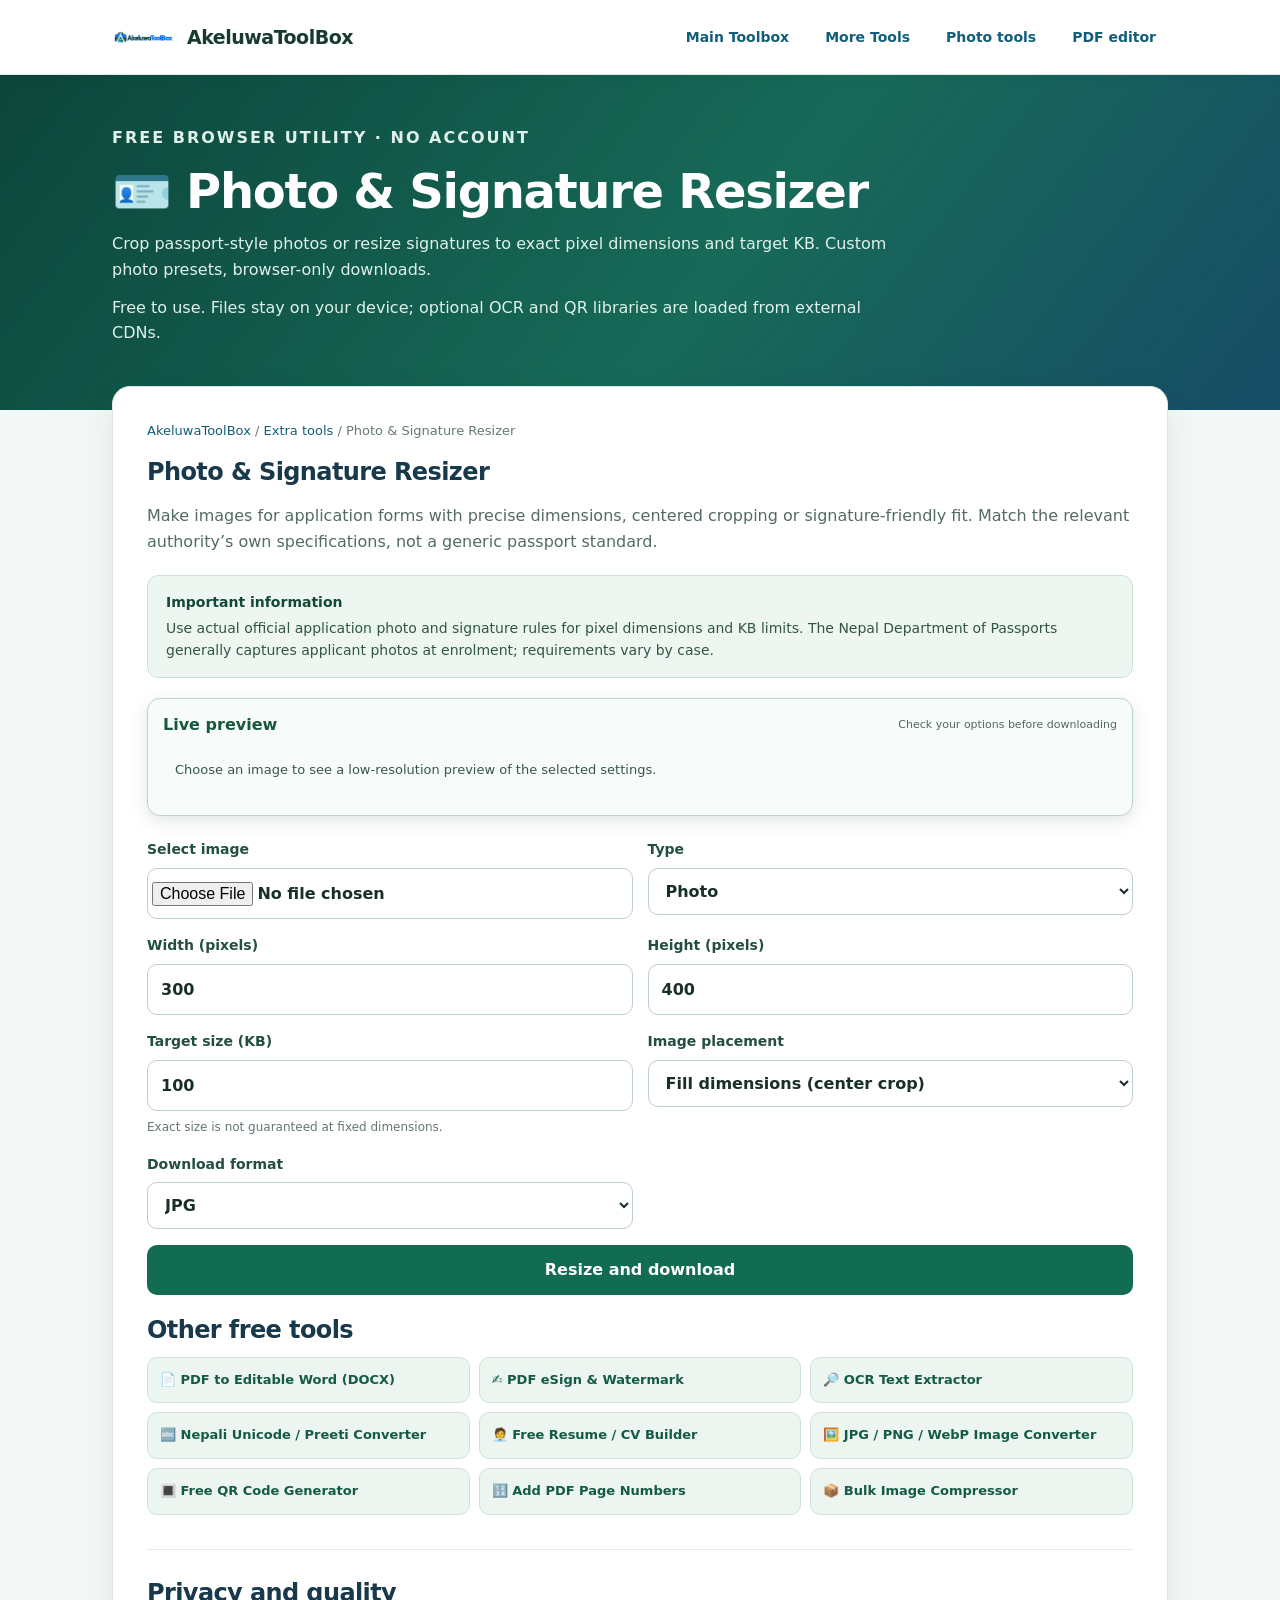
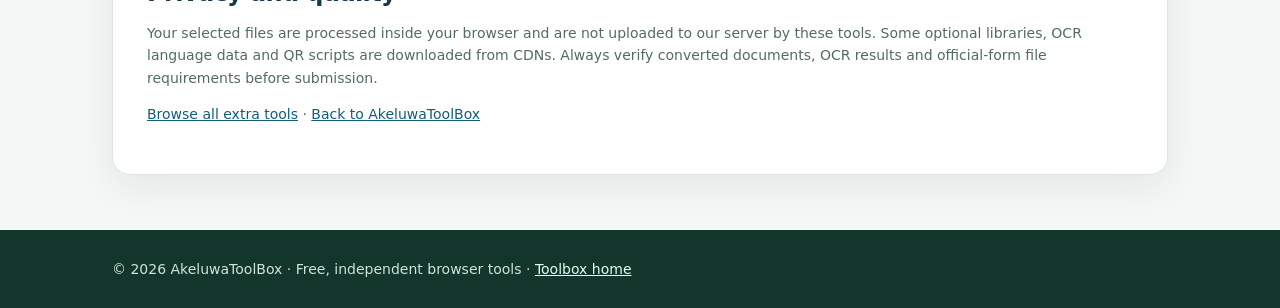
<file: website/extra-tools/photo-signature-resizer/index.html>
<!doctype html><html lang="en"><head><meta charset="utf-8"><meta name="viewport" content="width=device-width, initial-scale=1"><title>Photo &amp; Signature Resizer — Free Online Tool | AkeluwaToolBox</title><meta name="description" content="Crop passport-style photos or resize signatures to exact pixel dimensions and target KB. Custom photo presets, browser-only downloads."><meta name="robots" content="index,follow"><link rel="canonical" href="__TOOLBOX_PUBLIC_ROOT__/extra-tools/photo-signature-resizer/"><meta property="og:title" content="Photo &amp; Signature Resizer | AkeluwaToolBox"><meta property="og:url" content="__TOOLBOX_PUBLIC_ROOT__/extra-tools/photo-signature-resizer/"><meta property="og:description" content="Crop passport-style photos or resize signatures to exact pixel dimensions and target KB. Custom photo presets, browser-only downloads."><meta property="og:type" content="website"><link rel="icon" href="../../assets/images/favicon.png" type="image/png"><link rel="stylesheet" href="../style.css"><script type="application/ld+json">{"@context":"https://schema.org","@type":"WebApplication","name":"Photo & Signature Resizer","description":"Crop passport-style photos or resize signatures to exact pixel dimensions and target KB. Custom photo presets, browser-only downloads.","url":"__TOOLBOX_PUBLIC_ROOT__/extra-tools/photo-signature-resizer/","applicationCategory":"UtilitiesApplication","operatingSystem":"Web","offers":{"@type":"Offer","price":"0","priceCurrency":"USD"}}</script></head><body data-extra-tool="photo-signature-resizer"><a href="#toolMain" style="position:absolute;top:-100px;left:8px" onfocus="this.style.top='6px'" onblur="this.style.top='-100px'">Skip to tool</a><header class="extra-header"><nav class="extra-container" aria-label="Site navigation"><a class="extra-brand" href="../../"><img src="../../assets/images/logo.png" alt="">AkeluwaToolBox</a><div class="extra-links"><a href="../../">Main Toolbox</a><a href="../">More Tools</a><a href="../../compress-photo/">Photo tools</a><a href="../../pdf-editor/">PDF editor</a></div></nav></header><section class="extra-hero"><div class="extra-container"><p class="extra-eyebrow">Free browser utility · No account</p><h1>🪪 Photo &amp; Signature Resizer</h1><p>Crop passport-style photos or resize signatures to exact pixel dimensions and target KB. Custom photo presets, browser-only downloads.</p><p class="extra-privacy">Free to use. Files stay on your device; optional OCR and QR libraries are loaded from external CDNs.</p></div></section><main id="toolMain" class="extra-container extra-main"><div class="extra-panel"><nav class="extra-breadcrumb" aria-label="Breadcrumb"><a href="../../">AkeluwaToolBox</a> / <a href="../">Extra tools</a> / Photo &amp; Signature Resizer</nav><h2>Photo &amp; Signature Resizer</h2><p>Make images for application forms with precise dimensions, centered cropping or signature-friendly fit. Match the relevant authority’s own specifications, not a generic passport standard.</p><div class="extra-note"><strong>Important information</strong>Use actual official application photo and signature rules for pixel dimensions and KB limits. The Nepal Department of Passports generally captures applicant photos at enrolment; requirements vary by case.</div><form id="photoResizeForm" class="extra-form"><div class="extra-fields">
<label class="extra-field">Select image<input id="imageInput" type="file" accept="image/png,image/jpeg,image/webp,image/avif,image/heic,.heic,.heif" required></label>
<label class="extra-field">Type<select id="photoMode"><option value="photo">Photo</option><option value="signature">Signature</option></select></label>
<label class="extra-field">Width (pixels)<input id="resizeWidth" type="number" min="20" max="5000" value="300" required></label>
<label class="extra-field">Height (pixels)<input id="resizeHeight" type="number" min="20" max="5000" value="400" required></label>
<label class="extra-field">Target size (KB)<input id="resizeKB" type="number" min="1" max="25000" value="100" required><small>Exact size is not guaranteed at fixed dimensions.</small></label>
<label class="extra-field">Image placement<select id="fitMode"><option value="cover">Fill dimensions (center crop)</option><option value="contain">Fit complete image (white padding)</option></select></label>
<label class="extra-field">Download format<select id="resizeFormat"><option value="jpeg">JPG</option><option value="png">PNG</option><option value="webp">WebP</option></select></label></div><button class="extra-btn" type="submit">Resize and download</button></form><img id="imagePreview" class="extra-preview" alt="Resized image preview" hidden><p class="extra-status" id="toolStatus" role="status" aria-live="polite" hidden></p><div id="toolOutput" aria-live="polite"></div><section class="extra-related" aria-labelledby="relatedHeading"><h2 id="relatedHeading">Other free tools</h2><div class="extra-related-grid"><a href="../pdf-to-word/">📄 PDF to Editable Word (DOCX)</a><a href="../pdf-esign-watermark/">✍️ PDF eSign &amp; Watermark</a><a href="../ocr-text-extractor/">🔎 OCR Text Extractor</a><a href="../unicode-preeti/">🔤 Nepali Unicode / Preeti Converter</a><a href="../resume-builder/">🧑‍💼 Free Resume / CV Builder</a><a href="../image-format-converter/">🖼️ JPG / PNG / WebP Image Converter</a><a href="../qr-code-generator/">🔳 Free QR Code Generator</a><a href="../pdf-page-numbers/">🔢 Add PDF Page Numbers</a><a href="../bulk-image-compressor/">📦 Bulk Image Compressor</a></div></section><section class="extra-sources"><h2>Privacy and quality</h2><p>Your selected files are processed inside your browser and are not uploaded to our server by these tools. Some optional libraries, OCR language data and QR scripts are downloaded from CDNs. Always verify converted documents, OCR results and official-form file requirements before submission.</p><p><a href="../">Browse all extra tools</a> · <a href="../../">Back to AkeluwaToolBox</a></p></section></div></main><footer class="extra-footer"><div class="extra-container">© 2026 AkeluwaToolBox · Free, independent browser tools · <a href="../../">Toolbox home</a></div></footer><script src="../app.js" defer></script><script type="module" src="../../assets/js/extra-live-previews.mjs"></script></body></html>
</file>
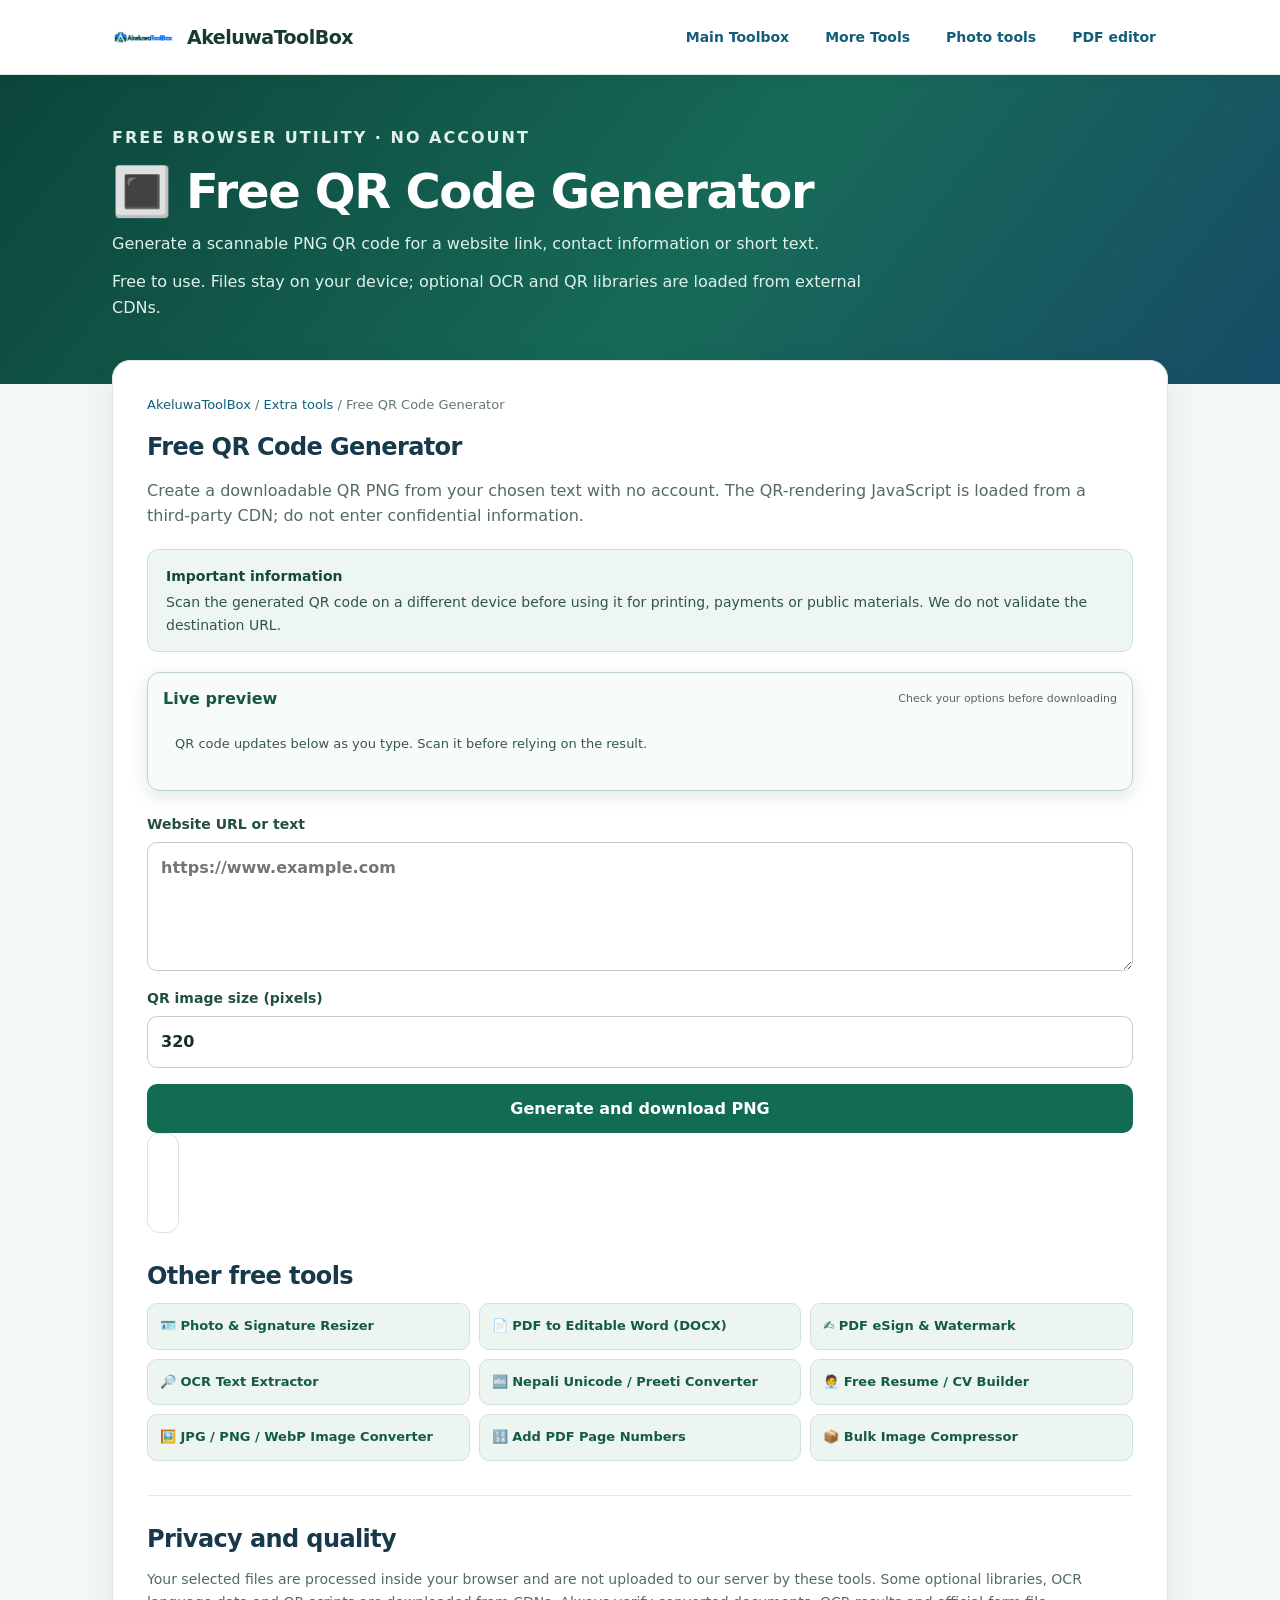
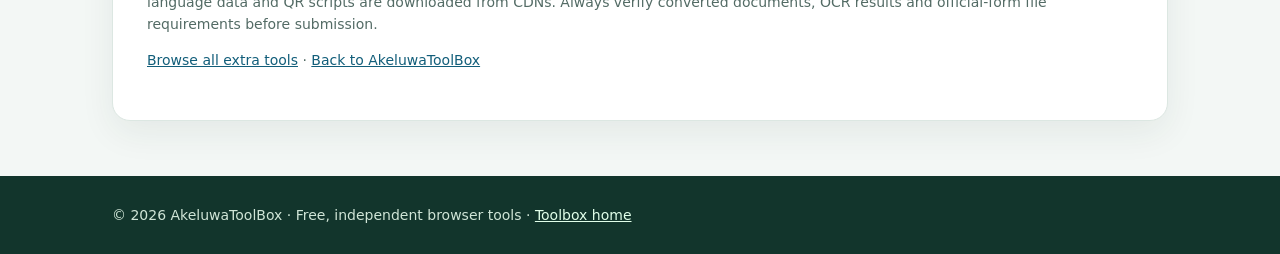
<file: website/extra-tools/qr-code-generator/index.html>
<!doctype html><html lang="en"><head><meta charset="utf-8"><meta name="viewport" content="width=device-width, initial-scale=1"><title>Free QR Code Generator — Free Online Tool | AkeluwaToolBox</title><meta name="description" content="Generate a scannable PNG QR code for a website link, contact information or short text."><meta name="robots" content="index,follow"><link rel="canonical" href="__TOOLBOX_PUBLIC_ROOT__/extra-tools/qr-code-generator/"><meta property="og:title" content="Free QR Code Generator | AkeluwaToolBox"><meta property="og:url" content="__TOOLBOX_PUBLIC_ROOT__/extra-tools/qr-code-generator/"><meta property="og:description" content="Generate a scannable PNG QR code for a website link, contact information or short text."><meta property="og:type" content="website"><link rel="icon" href="../../assets/images/favicon.png" type="image/png"><link rel="stylesheet" href="../style.css"><script type="application/ld+json">{"@context":"https://schema.org","@type":"WebApplication","name":"Free QR Code Generator","description":"Generate a scannable PNG QR code for a website link, contact information or short text.","url":"__TOOLBOX_PUBLIC_ROOT__/extra-tools/qr-code-generator/","applicationCategory":"UtilitiesApplication","operatingSystem":"Web","offers":{"@type":"Offer","price":"0","priceCurrency":"USD"}}</script></head><body data-extra-tool="qr-code-generator"><a href="#toolMain" style="position:absolute;top:-100px;left:8px" onfocus="this.style.top='6px'" onblur="this.style.top='-100px'">Skip to tool</a><header class="extra-header"><nav class="extra-container" aria-label="Site navigation"><a class="extra-brand" href="../../"><img src="../../assets/images/logo.png" alt="">AkeluwaToolBox</a><div class="extra-links"><a href="../../">Main Toolbox</a><a href="../">More Tools</a><a href="../../compress-photo/">Photo tools</a><a href="../../pdf-editor/">PDF editor</a></div></nav></header><section class="extra-hero"><div class="extra-container"><p class="extra-eyebrow">Free browser utility · No account</p><h1>🔳 Free QR Code Generator</h1><p>Generate a scannable PNG QR code for a website link, contact information or short text.</p><p class="extra-privacy">Free to use. Files stay on your device; optional OCR and QR libraries are loaded from external CDNs.</p></div></section><main id="toolMain" class="extra-container extra-main"><div class="extra-panel"><nav class="extra-breadcrumb" aria-label="Breadcrumb"><a href="../../">AkeluwaToolBox</a> / <a href="../">Extra tools</a> / Free QR Code Generator</nav><h2>Free QR Code Generator</h2><p>Create a downloadable QR PNG from your chosen text with no account. The QR-rendering JavaScript is loaded from a third-party CDN; do not enter confidential information.</p><div class="extra-note"><strong>Important information</strong>Scan the generated QR code on a different device before using it for printing, payments or public materials. We do not validate the destination URL.</div><form id="qrForm" class="extra-form"><label class="extra-field">Website URL or text<textarea id="qrValue" rows="4" maxlength="500" placeholder="https://www.example.com" required></textarea></label><label class="extra-field">QR image size (pixels)<input id="qrSize" type="number" min="128" max="1000" value="320" required></label><button class="extra-btn" type="submit">Generate and download PNG</button></form><div id="qrCanvas" aria-label="Generated QR image preview"></div><p class="extra-status" id="toolStatus" role="status" aria-live="polite" hidden></p><div id="toolOutput" aria-live="polite"></div><section class="extra-related" aria-labelledby="relatedHeading"><h2 id="relatedHeading">Other free tools</h2><div class="extra-related-grid"><a href="../photo-signature-resizer/">🪪 Photo &amp; Signature Resizer</a><a href="../pdf-to-word/">📄 PDF to Editable Word (DOCX)</a><a href="../pdf-esign-watermark/">✍️ PDF eSign &amp; Watermark</a><a href="../ocr-text-extractor/">🔎 OCR Text Extractor</a><a href="../unicode-preeti/">🔤 Nepali Unicode / Preeti Converter</a><a href="../resume-builder/">🧑‍💼 Free Resume / CV Builder</a><a href="../image-format-converter/">🖼️ JPG / PNG / WebP Image Converter</a><a href="../pdf-page-numbers/">🔢 Add PDF Page Numbers</a><a href="../bulk-image-compressor/">📦 Bulk Image Compressor</a></div></section><section class="extra-sources"><h2>Privacy and quality</h2><p>Your selected files are processed inside your browser and are not uploaded to our server by these tools. Some optional libraries, OCR language data and QR scripts are downloaded from CDNs. Always verify converted documents, OCR results and official-form file requirements before submission.</p><p><a href="../">Browse all extra tools</a> · <a href="../../">Back to AkeluwaToolBox</a></p></section></div></main><footer class="extra-footer"><div class="extra-container">© 2026 AkeluwaToolBox · Free, independent browser tools · <a href="../../">Toolbox home</a></div></footer><script src="../app.js" defer></script><script type="module" src="../../assets/js/extra-live-previews.mjs"></script></body></html>
</file>
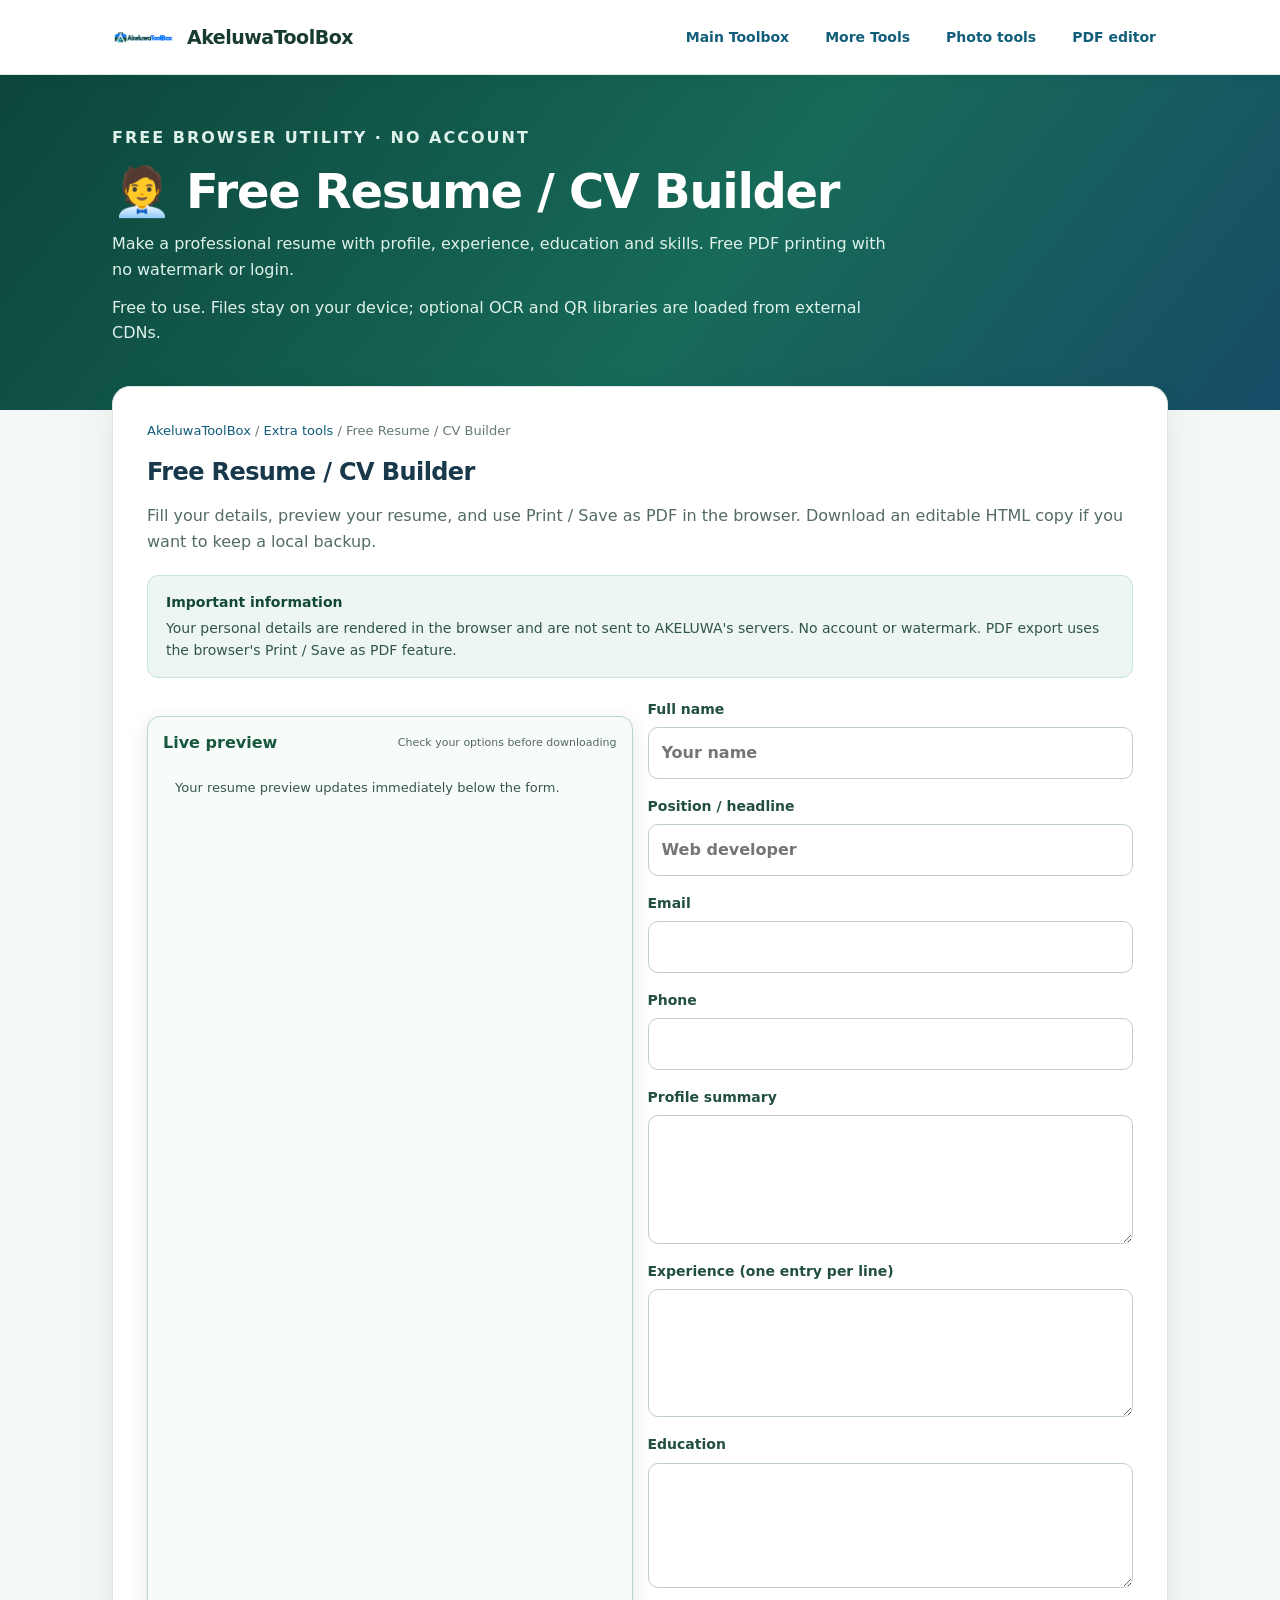
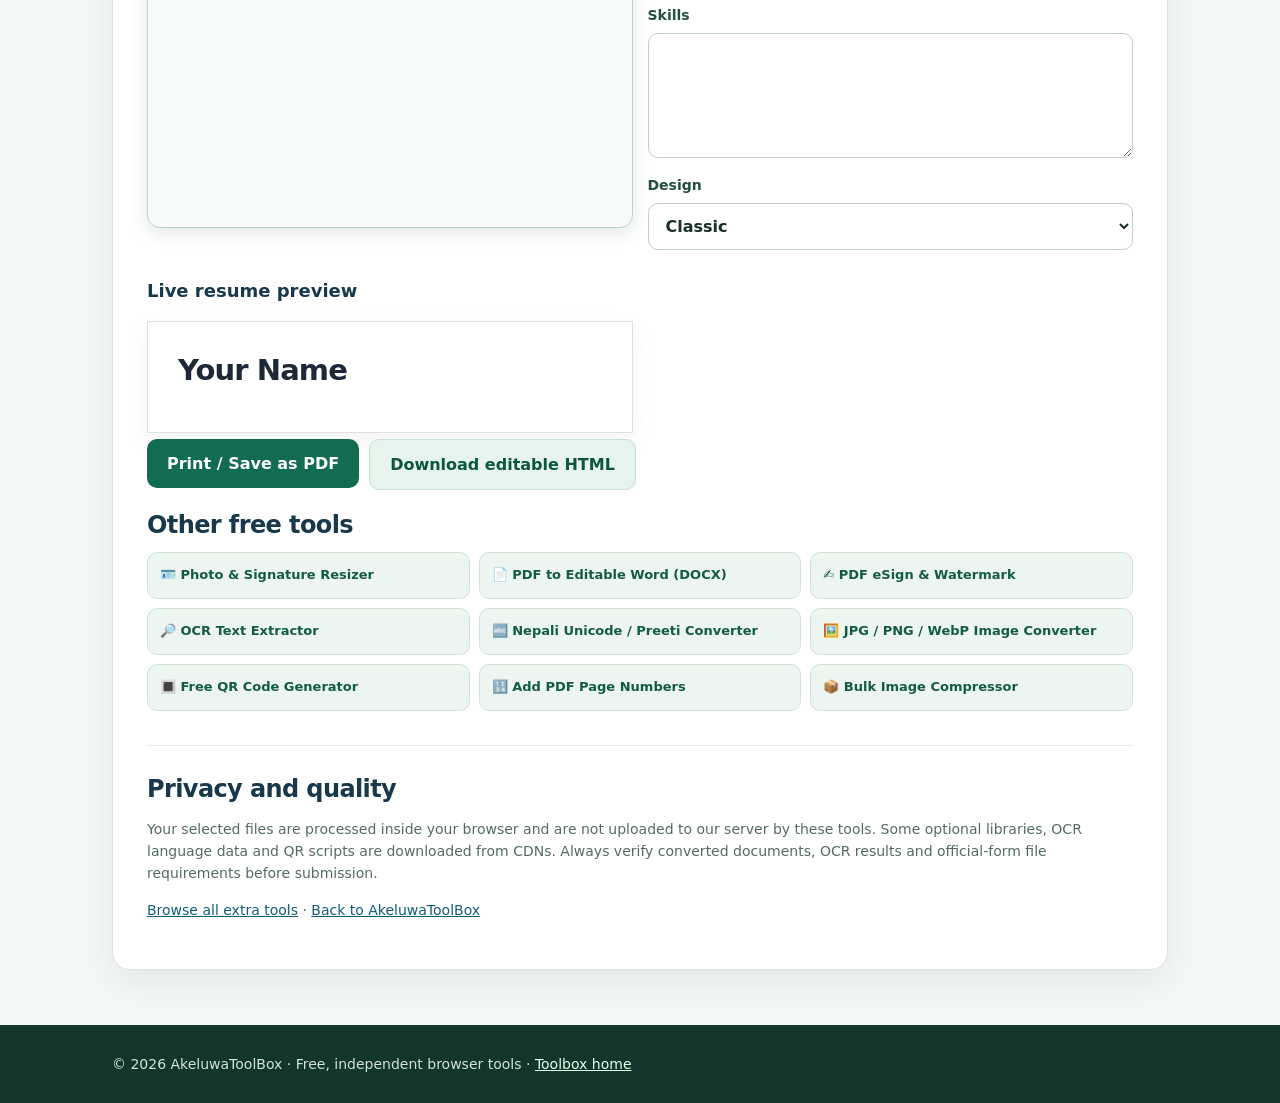
<file: website/extra-tools/resume-builder/index.html>
<!doctype html><html lang="en"><head><meta charset="utf-8"><meta name="viewport" content="width=device-width, initial-scale=1"><title>Free Resume / CV Builder — Free Online Tool | AkeluwaToolBox</title><meta name="description" content="Make a professional resume with profile, experience, education and skills. Free PDF printing with no watermark or login."><meta name="robots" content="index,follow"><link rel="canonical" href="__TOOLBOX_PUBLIC_ROOT__/extra-tools/resume-builder/"><meta property="og:title" content="Free Resume / CV Builder | AkeluwaToolBox"><meta property="og:url" content="__TOOLBOX_PUBLIC_ROOT__/extra-tools/resume-builder/"><meta property="og:description" content="Make a professional resume with profile, experience, education and skills. Free PDF printing with no watermark or login."><meta property="og:type" content="website"><link rel="icon" href="../../assets/images/favicon.png" type="image/png"><link rel="stylesheet" href="../style.css"><script type="application/ld+json">{"@context":"https://schema.org","@type":"WebApplication","name":"Free Resume / CV Builder","description":"Make a professional resume with profile, experience, education and skills. Free PDF printing with no watermark or login.","url":"__TOOLBOX_PUBLIC_ROOT__/extra-tools/resume-builder/","applicationCategory":"UtilitiesApplication","operatingSystem":"Web","offers":{"@type":"Offer","price":"0","priceCurrency":"USD"}}</script></head><body data-extra-tool="resume-builder"><a href="#toolMain" style="position:absolute;top:-100px;left:8px" onfocus="this.style.top='6px'" onblur="this.style.top='-100px'">Skip to tool</a><header class="extra-header"><nav class="extra-container" aria-label="Site navigation"><a class="extra-brand" href="../../"><img src="../../assets/images/logo.png" alt="">AkeluwaToolBox</a><div class="extra-links"><a href="../../">Main Toolbox</a><a href="../">More Tools</a><a href="../../compress-photo/">Photo tools</a><a href="../../pdf-editor/">PDF editor</a></div></nav></header><section class="extra-hero"><div class="extra-container"><p class="extra-eyebrow">Free browser utility · No account</p><h1>🧑‍💼 Free Resume / CV Builder</h1><p>Make a professional resume with profile, experience, education and skills. Free PDF printing with no watermark or login.</p><p class="extra-privacy">Free to use. Files stay on your device; optional OCR and QR libraries are loaded from external CDNs.</p></div></section><main id="toolMain" class="extra-container extra-main"><div class="extra-panel"><nav class="extra-breadcrumb" aria-label="Breadcrumb"><a href="../../">AkeluwaToolBox</a> / <a href="../">Extra tools</a> / Free Resume / CV Builder</nav><h2>Free Resume / CV Builder</h2><p>Fill your details, preview your resume, and use Print / Save as PDF in the browser. Download an editable HTML copy if you want to keep a local backup.</p><div class="extra-note"><strong>Important information</strong>Your personal details are rendered in the browser and are not sent to AKELUWA&#39;s servers. No account or watermark. PDF export uses the browser&#39;s Print / Save as PDF feature.</div><div class="extra-fields"><form id="cvForm" class="extra-form"><label class="extra-field">Full name<input id="cvName" maxlength="100" placeholder="Your name"></label><label class="extra-field">Position / headline<input id="cvRole" maxlength="120" placeholder="Web developer"></label><label class="extra-field">Email<input id="cvEmail" type="email" maxlength="160"></label><label class="extra-field">Phone<input id="cvPhone" type="tel" maxlength="50"></label><label class="extra-field">Profile summary<textarea id="cvSummary" rows="4"></textarea></label><label class="extra-field">Experience (one entry per line)<textarea id="cvExperience" rows="4"></textarea></label><label class="extra-field">Education<textarea id="cvEducation" rows="3"></textarea></label><label class="extra-field">Skills<textarea id="cvSkills" rows="3"></textarea></label><label class="extra-field">Design<select id="cvTemplate"><option value="classic">Classic</option><option value="modern">Modern green accent</option></select></label></form><div><h3>Live resume preview</h3><div class="extra-output extra-cv-preview" id="resumePreview"></div></div></div><div class="extra-actions"><button id="printCV" class="extra-btn" type="button">Print / Save as PDF</button><button id="downloadCV" class="extra-btn secondary" type="button">Download editable HTML</button></div><p class="extra-status" id="toolStatus" role="status" aria-live="polite" hidden></p><div id="toolOutput" aria-live="polite"></div><section class="extra-related" aria-labelledby="relatedHeading"><h2 id="relatedHeading">Other free tools</h2><div class="extra-related-grid"><a href="../photo-signature-resizer/">🪪 Photo &amp; Signature Resizer</a><a href="../pdf-to-word/">📄 PDF to Editable Word (DOCX)</a><a href="../pdf-esign-watermark/">✍️ PDF eSign &amp; Watermark</a><a href="../ocr-text-extractor/">🔎 OCR Text Extractor</a><a href="../unicode-preeti/">🔤 Nepali Unicode / Preeti Converter</a><a href="../image-format-converter/">🖼️ JPG / PNG / WebP Image Converter</a><a href="../qr-code-generator/">🔳 Free QR Code Generator</a><a href="../pdf-page-numbers/">🔢 Add PDF Page Numbers</a><a href="../bulk-image-compressor/">📦 Bulk Image Compressor</a></div></section><section class="extra-sources"><h2>Privacy and quality</h2><p>Your selected files are processed inside your browser and are not uploaded to our server by these tools. Some optional libraries, OCR language data and QR scripts are downloaded from CDNs. Always verify converted documents, OCR results and official-form file requirements before submission.</p><p><a href="../">Browse all extra tools</a> · <a href="../../">Back to AkeluwaToolBox</a></p></section></div></main><footer class="extra-footer"><div class="extra-container">© 2026 AkeluwaToolBox · Free, independent browser tools · <a href="../../">Toolbox home</a></div></footer><script src="../app.js" defer></script><script type="module" src="../../assets/js/extra-live-previews.mjs"></script></body></html>
</file>
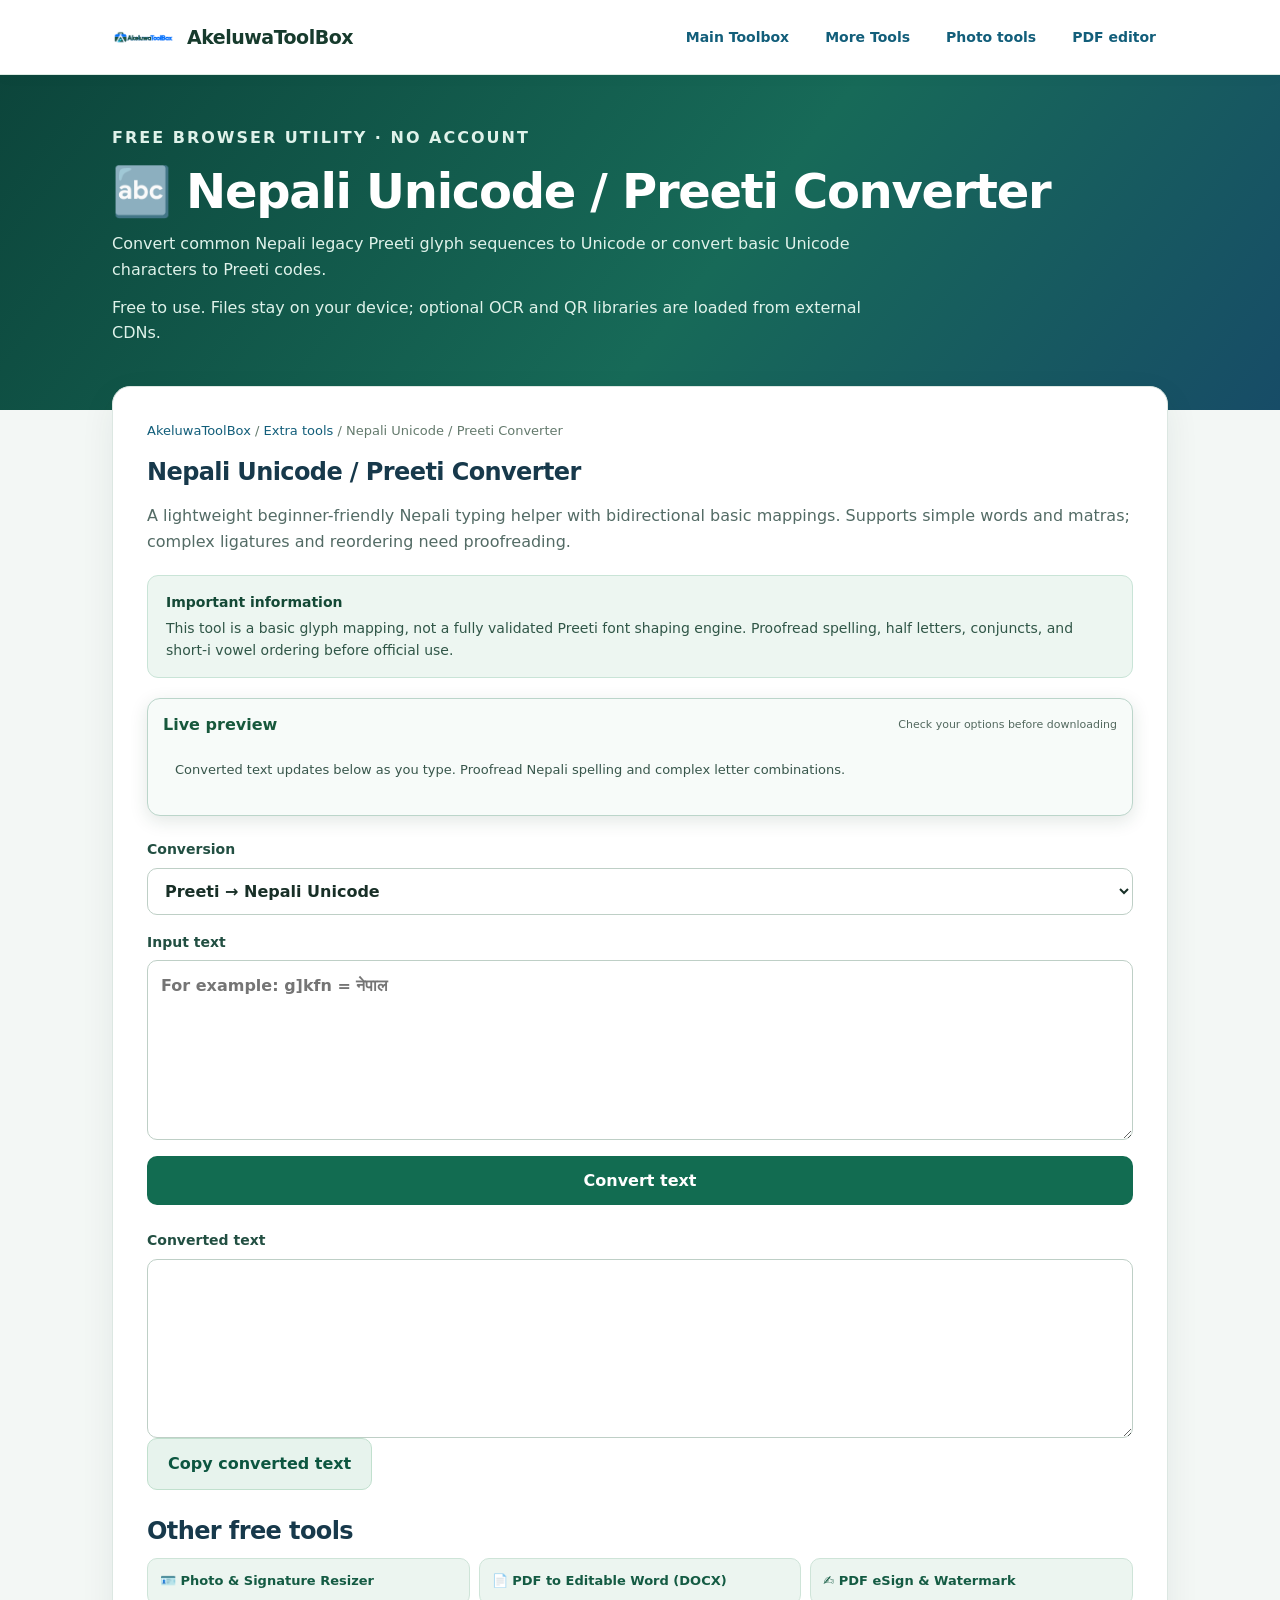
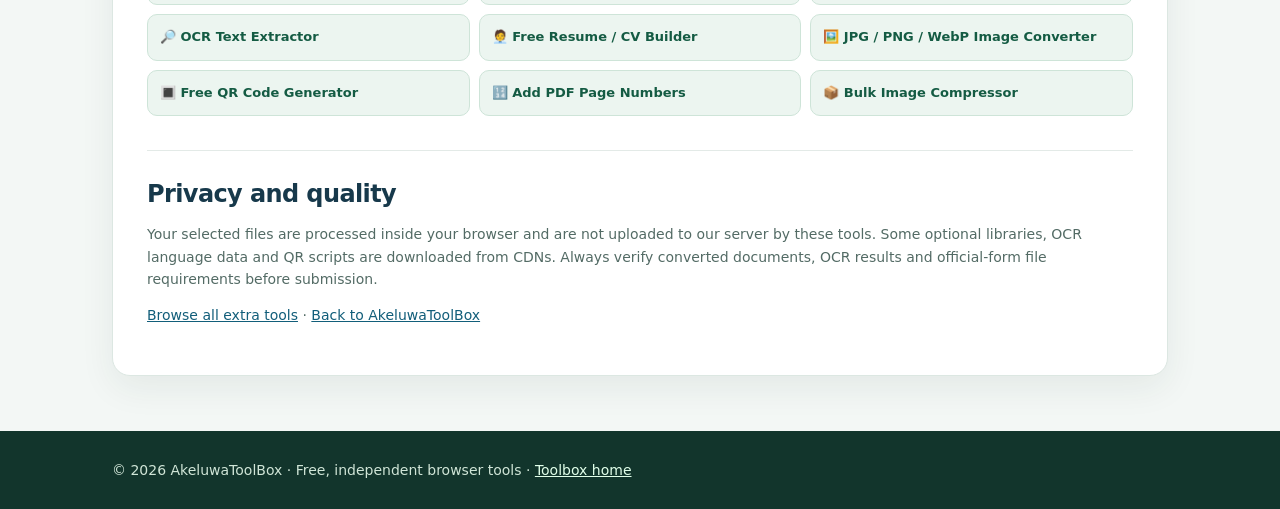
<file: website/extra-tools/unicode-preeti/index.html>
<!doctype html><html lang="en"><head><meta charset="utf-8"><meta name="viewport" content="width=device-width, initial-scale=1"><title>Nepali Unicode / Preeti Converter — Free Online Tool | AkeluwaToolBox</title><meta name="description" content="Convert common Nepali legacy Preeti glyph sequences to Unicode or convert basic Unicode characters to Preeti codes."><meta name="robots" content="index,follow"><link rel="canonical" href="__TOOLBOX_PUBLIC_ROOT__/extra-tools/unicode-preeti/"><meta property="og:title" content="Nepali Unicode / Preeti Converter | AkeluwaToolBox"><meta property="og:url" content="__TOOLBOX_PUBLIC_ROOT__/extra-tools/unicode-preeti/"><meta property="og:description" content="Convert common Nepali legacy Preeti glyph sequences to Unicode or convert basic Unicode characters to Preeti codes."><meta property="og:type" content="website"><link rel="icon" href="../../assets/images/favicon.png" type="image/png"><link rel="stylesheet" href="../style.css"><script type="application/ld+json">{"@context":"https://schema.org","@type":"WebApplication","name":"Nepali Unicode / Preeti Converter","description":"Convert common Nepali legacy Preeti glyph sequences to Unicode or convert basic Unicode characters to Preeti codes.","url":"__TOOLBOX_PUBLIC_ROOT__/extra-tools/unicode-preeti/","applicationCategory":"UtilitiesApplication","operatingSystem":"Web","offers":{"@type":"Offer","price":"0","priceCurrency":"USD"}}</script></head><body data-extra-tool="unicode-preeti"><a href="#toolMain" style="position:absolute;top:-100px;left:8px" onfocus="this.style.top='6px'" onblur="this.style.top='-100px'">Skip to tool</a><header class="extra-header"><nav class="extra-container" aria-label="Site navigation"><a class="extra-brand" href="../../"><img src="../../assets/images/logo.png" alt="">AkeluwaToolBox</a><div class="extra-links"><a href="../../">Main Toolbox</a><a href="../">More Tools</a><a href="../../compress-photo/">Photo tools</a><a href="../../pdf-editor/">PDF editor</a></div></nav></header><section class="extra-hero"><div class="extra-container"><p class="extra-eyebrow">Free browser utility · No account</p><h1>🔤 Nepali Unicode / Preeti Converter</h1><p>Convert common Nepali legacy Preeti glyph sequences to Unicode or convert basic Unicode characters to Preeti codes.</p><p class="extra-privacy">Free to use. Files stay on your device; optional OCR and QR libraries are loaded from external CDNs.</p></div></section><main id="toolMain" class="extra-container extra-main"><div class="extra-panel"><nav class="extra-breadcrumb" aria-label="Breadcrumb"><a href="../../">AkeluwaToolBox</a> / <a href="../">Extra tools</a> / Nepali Unicode / Preeti Converter</nav><h2>Nepali Unicode / Preeti Converter</h2><p>A lightweight beginner-friendly Nepali typing helper with bidirectional basic mappings. Supports simple words and matras; complex ligatures and reordering need proofreading.</p><div class="extra-note"><strong>Important information</strong>This tool is a basic glyph mapping, not a fully validated Preeti font shaping engine. Proofread spelling, half letters, conjuncts, and short-i vowel ordering before official use.</div><form id="fontForm" class="extra-form"><label class="extra-field">Conversion<select id="fontDirection"><option value="toUnicode">Preeti → Nepali Unicode</option><option value="toPreeti">Nepali Unicode → Preeti (basic)</option></select></label><label class="extra-field">Input text<textarea id="fontInput" rows="6" maxlength="25000" placeholder="For example: g]kfn = नेपाल" required></textarea></label><button class="extra-btn" type="submit">Convert text</button></form><div class="extra-output"><label class="extra-field">Converted text<textarea id="fontResult" rows="6" readonly></textarea></label><button type="button" class="extra-btn secondary" id="copyFont">Copy converted text</button></div><p class="extra-status" id="toolStatus" role="status" aria-live="polite" hidden></p><div id="toolOutput" aria-live="polite"></div><section class="extra-related" aria-labelledby="relatedHeading"><h2 id="relatedHeading">Other free tools</h2><div class="extra-related-grid"><a href="../photo-signature-resizer/">🪪 Photo &amp; Signature Resizer</a><a href="../pdf-to-word/">📄 PDF to Editable Word (DOCX)</a><a href="../pdf-esign-watermark/">✍️ PDF eSign &amp; Watermark</a><a href="../ocr-text-extractor/">🔎 OCR Text Extractor</a><a href="../resume-builder/">🧑‍💼 Free Resume / CV Builder</a><a href="../image-format-converter/">🖼️ JPG / PNG / WebP Image Converter</a><a href="../qr-code-generator/">🔳 Free QR Code Generator</a><a href="../pdf-page-numbers/">🔢 Add PDF Page Numbers</a><a href="../bulk-image-compressor/">📦 Bulk Image Compressor</a></div></section><section class="extra-sources"><h2>Privacy and quality</h2><p>Your selected files are processed inside your browser and are not uploaded to our server by these tools. Some optional libraries, OCR language data and QR scripts are downloaded from CDNs. Always verify converted documents, OCR results and official-form file requirements before submission.</p><p><a href="../">Browse all extra tools</a> · <a href="../../">Back to AkeluwaToolBox</a></p></section></div></main><footer class="extra-footer"><div class="extra-container">© 2026 AkeluwaToolBox · Free, independent browser tools · <a href="../../">Toolbox home</a></div></footer><script src="../app.js" defer></script><script type="module" src="../../assets/js/extra-live-previews.mjs"></script></body></html>
</file>
<file: website/extra-tools/style.css>
/* AKELUWA Toolbox additional utilities — mobile first, keyboard accessible. */
:root{color-scheme:light;font-family:Inter,system-ui,-apple-system,"Segoe UI",sans-serif;color:#17394b;background:#f3f7f5}
*{box-sizing:border-box}body{margin:0;line-height:1.6}a{color:#125e7a}button,input,select,textarea{font:inherit}button{cursor:pointer}
a:focus-visible,button:focus-visible,input:focus-visible,select:focus-visible,textarea:focus-visible{outline:3px solid #e2ab2e;outline-offset:2px}
[hidden]{display:none!important}.extra-container{max-width:1100px;margin:0 auto;padding:0 22px}
.extra-header{background:#fff;border-bottom:1px solid #ddebe3;position:sticky;top:0;z-index:15;box-shadow:0 2px 15px #14302408}
.extra-header .extra-container{min-height:74px;display:flex;align-items:center;justify-content:space-between;gap:17px;flex-wrap:wrap;padding-top:10px;padding-bottom:10px}
.extra-brand{display:flex;align-items:center;gap:12px;text-decoration:none;color:#173b2d;font-weight:820;font-size:19px;letter-spacing:-.5px}
.extra-brand img{width:63px;height:42px;object-fit:contain}
.extra-links{display:flex;align-items:center;gap:12px;flex-wrap:wrap}
.extra-links a{padding:9px 12px;text-decoration:none;border-radius:9px;font-size:14px;font-weight:700}
.extra-links a:hover{background:#e7f3ee}
.extra-links a[aria-current=page]{background:#0d694f;color:white}
.extra-hero{background:linear-gradient(128deg,#0c453b 0%,#176a58 56%,#174c67);color:#fff;padding:50px 0 64px}
.extra-eyebrow{font-size:12px;font-weight:800;letter-spacing:2px;color:#c1ffdf;text-transform:uppercase}
.extra-hero h1{font-size:clamp(30px,5vw,48px);line-height:1.14;letter-spacing:-1.3px;margin:13px 0}
.extra-hero p{font-size:16px;max-width:790px;color:#dff2ea;margin:0}
.extra-main{position:relative;margin-top:-24px;padding-bottom:55px}
.extra-panel{border:1px solid #dce7e2;background:#fff;border-radius:18px;padding:clamp(18px,4vw,34px);box-shadow:0 12px 35px #173b2f12}
.extra-panel h2{margin:0 0 12px;font-size:24px;letter-spacing:-.6px;line-height:1.25}
.extra-panel h3{font-size:18px;margin:12px 0}.extra-panel p{color:#536b65}
.extra-hub-grid{display:grid;grid-template-columns:repeat(2,minmax(0,1fr));gap:15px}
.extra-hub-link{display:flex;flex-direction:column;gap:9px;border:1px solid #dce7e2;border-radius:14px;padding:23px;text-decoration:none;color:#174633;min-width:0;transition:box-shadow .18s,border-color .18s,transform .18s}
.extra-hub-link:hover{border-color:#2b9b71;box-shadow:0 12px 25px #16493616;transform:translateY(-2px)}
.extra-hub-icon{font-size:29px}.extra-hub-link strong{font-size:18px;line-height:1.3}
.extra-hub-link small{font-size:14px;color:#667b72;line-height:1.5;flex:1}
.extra-hub-link em{font-style:normal;font-size:13px;font-weight:790;color:#097f64}
.extra-note{background:#edf6f1;border:1px solid #c9e4d7;color:#305647;border-radius:11px;padding:15px 18px;margin:20px 0;font-size:14px}
.extra-note strong{display:block;color:#144936;margin-bottom:4px}
.extra-form{display:grid;gap:16px}.extra-fields{display:grid;grid-template-columns:repeat(2,minmax(0,1fr));gap:15px}
.extra-field{min-width:0;display:flex;flex-direction:column;gap:7px;font-size:14px;font-weight:700;color:#224f42}
.extra-field input:not([type="checkbox"]),.extra-field select,.extra-field textarea{width:100%;padding:12px 13px;border:1px solid #becfc6;border-radius:10px;color:#182f27;background:white;min-height:45px;font-size:16px}
.extra-field textarea{min-height:125px;resize:vertical}.extra-field small{font-weight:400;font-size:12px;color:#64776f}
.extra-field input[type="file"]{padding:12px 4px}
.extra-btn{background:#126c51;color:#fff;border:0;border-radius:10px;padding:12px 20px;min-height:46px;font-weight:780;align-self:start}
.extra-btn:hover{background:#07513a}.extra-btn:disabled{cursor:wait;opacity:.64}
.extra-btn.secondary{background:#e7f3ed;color:#0c5640;border:1px solid #c1e0ce}.extra-actions{display:flex;gap:10px;flex-wrap:wrap;align-items:center}
.extra-status{margin:16px 0!important;padding:13px 17px;background:#eaf9ee;border:1px solid #bae4c4;color:#185b35!important;border-radius:10px;white-space:pre-wrap;font-size:14px;overflow-wrap:anywhere}
.extra-status.is-error{background:#fff3f1;border-color:#e9c3bf;color:#9b2b27!important}
.extra-preview{display:block;max-width:100%;max-height:340px;object-fit:contain;background:#f6f8f6;border:1px solid #d5e0d8;border-radius:10px;margin:16px 0}
.extra-output{margin:24px 0 6px}.extra-output>textarea{width:100%;border:1px solid #c6d6cd;border-radius:10px;padding:13px;min-height:180px}
.extra-sources{padding-top:28px;border-top:1px solid #e3eae7;margin-top:34px}
.extra-sources p{font-size:14px}.extra-sources a{word-break:break-word}
.extra-related{padding-top:20px}.extra-related-grid{display:grid;grid-template-columns:repeat(3,minmax(0,1fr));gap:9px}
.extra-related-grid a{background:#ecf5f0;border:1px solid #cee4d8;border-radius:10px;padding:12px;color:#145b43;text-decoration:none;font-weight:700;font-size:13px}
.extra-related-grid a:hover{background:#dbefe4}
.extra-footer{background:#12352c;color:#d0e5d7;padding:28px 0;font-size:14px}.extra-footer a{color:#e1ffea}
.extra-disclaimer{font-size:13px;color:#6b7b73!important;margin-top:16px}
#signaturePad{width:min(100%,580px);height:160px;border:2px dashed #b1caba;border-radius:12px;background:#fff;display:block;touch-action:none}
#qrCanvas{display:inline-block;padding:15px;border-radius:12px;background:white;border:1px solid #d6e6dc;min-height:100px;max-width:100%;overflow:hidden}
#qrCanvas canvas,#qrCanvas img{max-width:100%;height:auto}
#bulkReport{white-space:pre-wrap;overflow-wrap:anywhere;color:#385c49;font-size:13px;margin-top:14px}
.extra-cv-preview{margin-top:15px}.cv-paper{border:1px solid #e0e0e0;background:#fff;color:#1d2937;padding:30px;max-width:760px;box-shadow:0 8px 24px #0000000d}
.cv-paper h1{font-size:29px;letter-spacing:-.9px;line-height:1.25;margin:0}.cv-paper .cv-role{font-size:16px;color:#36586f;font-weight:700;margin:7px 0}
.cv-paper .cv-contacts{font-size:13px;color:#667481}.cv-paper h2{font-size:17px;border-bottom:1px solid #dce4e9;padding-bottom:6px;margin-top:24px}
.cv-paper section p{white-space:pre-line;font-size:14px;color:#314255}.cv-modern{border-top:9px solid #187961}
.extra-breadcrumb{font-size:13px;color:#647a6d;margin:0 0 16px}.extra-breadcrumb a{text-decoration:none}
.extra-privacy{font-size:12px;color:#d4f4df;margin-top:12px!important}
@media(max-width:780px){.extra-hub-grid{grid-template-columns:1fr}.extra-related-grid{grid-template-columns:repeat(2,minmax(0,1fr))}}
@media(max-width:560px){.extra-container{padding-left:15px;padding-right:15px}.extra-header .extra-container{min-height:66px}.extra-brand{font-size:15px}.extra-brand img{width:47px;height:34px}.extra-links{gap:2px}.extra-links a{font-size:12px;padding:6px}.extra-hero{padding:35px 0 54px}.extra-fields{grid-template-columns:1fr}.extra-related-grid{grid-template-columns:1fr}.extra-panel{border-radius:13px}.extra-hub-link{padding:18px}}
@media print{body{background:#fff!important}.extra-header,.extra-hero,.extra-panel> :not(.extra-output),.extra-footer,.extra-related,.extra-sources,.extra-note,#toolStatus{display:none!important}.extra-main{margin:0;padding:0}.extra-container{max-width:none;padding:0}.extra-panel{border:0;padding:0;box-shadow:none}.extra-output{margin:0}.cv-paper{border:0;box-shadow:none;max-width:none;padding:0}@page{margin:16mm}}

/* CV builder keeps only the actual resume visible while printing. */
@media print{
 body[data-extra-tool="resume-builder"] .extra-panel > .extra-fields{display:block!important}
 body[data-extra-tool="resume-builder"] #cvForm{display:none!important}
 body[data-extra-tool="resume-builder"] .extra-panel > .extra-fields > div > h3{display:none!important}
 body[data-extra-tool="resume-builder"] #resumePreview{display:block!important;margin:0!important}
}

/* Shared, accessible tool discovery: no overlays or forced modal dialogs. */
.tool-finder{background:#fff;border:1px solid var(--line,#dce5df);padding:22px;border-radius:13px;margin:20px 0;color:#22342c}
.tool-finder-home{margin-top:23px}
.tool-finder label{display:block;font-weight:750;font-size:17px;color:#195443}
.tool-finder-hint{font-size:13px;color:#546b60;line-height:1.5;margin:6px 0 12px}
.tool-finder-input-row{display:flex;align-items:center;flex-wrap:wrap;gap:10px}
.tool-finder input[type=search]{flex:1 1 230px;min-width:0;width:100%;padding:12px 14px;min-height:47px;border:1px solid #9daea1;border-radius:8px;background:#fff;color:#1d3429;font:inherit}
.tool-finder input[type=search]:focus-visible{outline:3px solid #1267b2;outline-offset:2px}
.tool-finder button{cursor:pointer;font:inherit}
#toolSearchClear{padding:10px 13px;min-height:44px;border:1px solid #b3c4ba;border-radius:8px;color:#195443;background:white;font-weight:650}
.tool-finder-filters{display:flex;flex-wrap:wrap;gap:7px;margin-top:13px}
.tool-finder-filters button{padding:8px 12px;min-height:42px;border:1px solid #cbdcd0;border-radius:999px;background:#f5f8f5;color:#254337;font-size:12px;font-weight:650}
.tool-finder-filters button[aria-pressed=true]{background:#195443;color:white;border-color:#195443}
.tool-finder-filters button:focus-visible,#toolSearchClear:focus-visible{outline:3px solid #1267b2;outline-offset:2px}
.tool-finder-count{color:#526b60;font-size:12px;font-weight:650;margin:13px 0 0}
.tool-finder-empty{padding:12px;color:#6e301c;background:#fff4eb;border:1px solid #f5d8bd;border-radius:8px;font-size:13px}
.tool-card[hidden],.extra-home-card[hidden],.extra-hub-link[hidden],.extra-home-panel[hidden],.tools-section[hidden],#toolSearchClear[hidden],#toolSearchEmpty[hidden]{display:none!important}
@media(max-width:700px){.tool-finder{padding:16px}.tool-finder label{font-size:16px}.tool-finder-filters button{font-size:12px;padding:8px 9px}.tool-finder-home{margin-top:18px}}


/* Low-memory mobile preview cards, with no automatic heavy processing. */
.extra-live-panel{border:1px solid #bbd5ca;border-radius:13px;background:#f7fbf9;padding:13px 15px;margin:18px 0 22px;box-shadow:0 5px 18px #143c2820}
.extra-live-heading{display:flex;align-items:center;justify-content:space-between;flex-wrap:wrap;gap:5px;font-weight:800;color:#17583c}
.extra-live-heading small{font-size:11px;color:#53695f;font-weight:500}
.extra-live-body{display:flex;align-items:center;gap:12px;min-height:65px}
.extra-live-body p{line-height:1.45;font-size:13px;color:#38564b;flex:1;margin:10px 0;overflow-wrap:anywhere}
.extra-live-visual{display:grid;place-items:center;flex:0 0 auto;max-width:160px}
.extra-live-visual canvas{max-width:130px;max-height:130px;object-fit:contain;border:1px solid #c5d8ce;border-radius:7px}
.extra-live-sheet{width:104px;height:135px;background:white;border:1px solid #b8cbbf;box-shadow:0 3px 8px #09291a16;position:relative;overflow:hidden}
.extra-live-sheet::before{content:"";position:absolute;left:12px;right:12px;top:22px;height:65px;background:repeating-linear-gradient(to bottom,#e5ede8 0 2px,transparent 2px 14px)}
.extra-live-mark{position:absolute;white-space:nowrap;color:#344766;font-weight:650;font-size:12px}
.extra-live-signature img{max-width:78px;max-height:34px;object-fit:contain}
.extra-live-watermark{color:#7086a0;opacity:.6;transform:rotate(-28deg);max-width:80%;overflow:hidden;text-overflow:ellipsis}
@media(max-width:700px){
.extra-live-panel{position:sticky;top:76px;z-index:12;padding:9px 11px;background:#f7fbf9f5;backdrop-filter:blur(10px);margin:12px 0;box-shadow:0 4px 14px #1338222e}
.extra-live-visual{max-width:86px}
.extra-live-visual canvas{max-width:83px;max-height:85px}
.extra-live-sheet{width:72px;height:94px}
.extra-live-heading strong{font-size:13px}
.extra-live-body p{font-size:12px;margin:5px 0}
.extra-live-typing .extra-live-body{min-height:44px}
.extra-live-typing .extra-live-visual{max-width:48px}
.extra-live-typing .extra-live-visual canvas{max-width:45px;max-height:45px}
.extra-live-typing .extra-live-sheet{width:35px;height:45px}
.extra-live-typing .extra-live-heading small{display:none}
}

/* Prevent native file inputs and long output from forcing horizontal scroll on phones. */
.extra-main,.extra-panel,.extra-form,.extra-field,.extra-live-panel,.extra-live-body,.extra-live-body p{min-width:0;max-width:100%;overflow-wrap:anywhere}
.extra-container,.extra-header .extra-container{min-width:0;max-width:1100px;overflow-wrap:anywhere}
.extra-field input[type="file"]{max-width:100%;min-width:0}
.extra-live-body p{min-width:0}
@media(max-width:560px){.extra-header .extra-container{gap:6px}.extra-links a{padding:6px 5px}.extra-breadcrumb{overflow-wrap:anywhere}}
</file>
